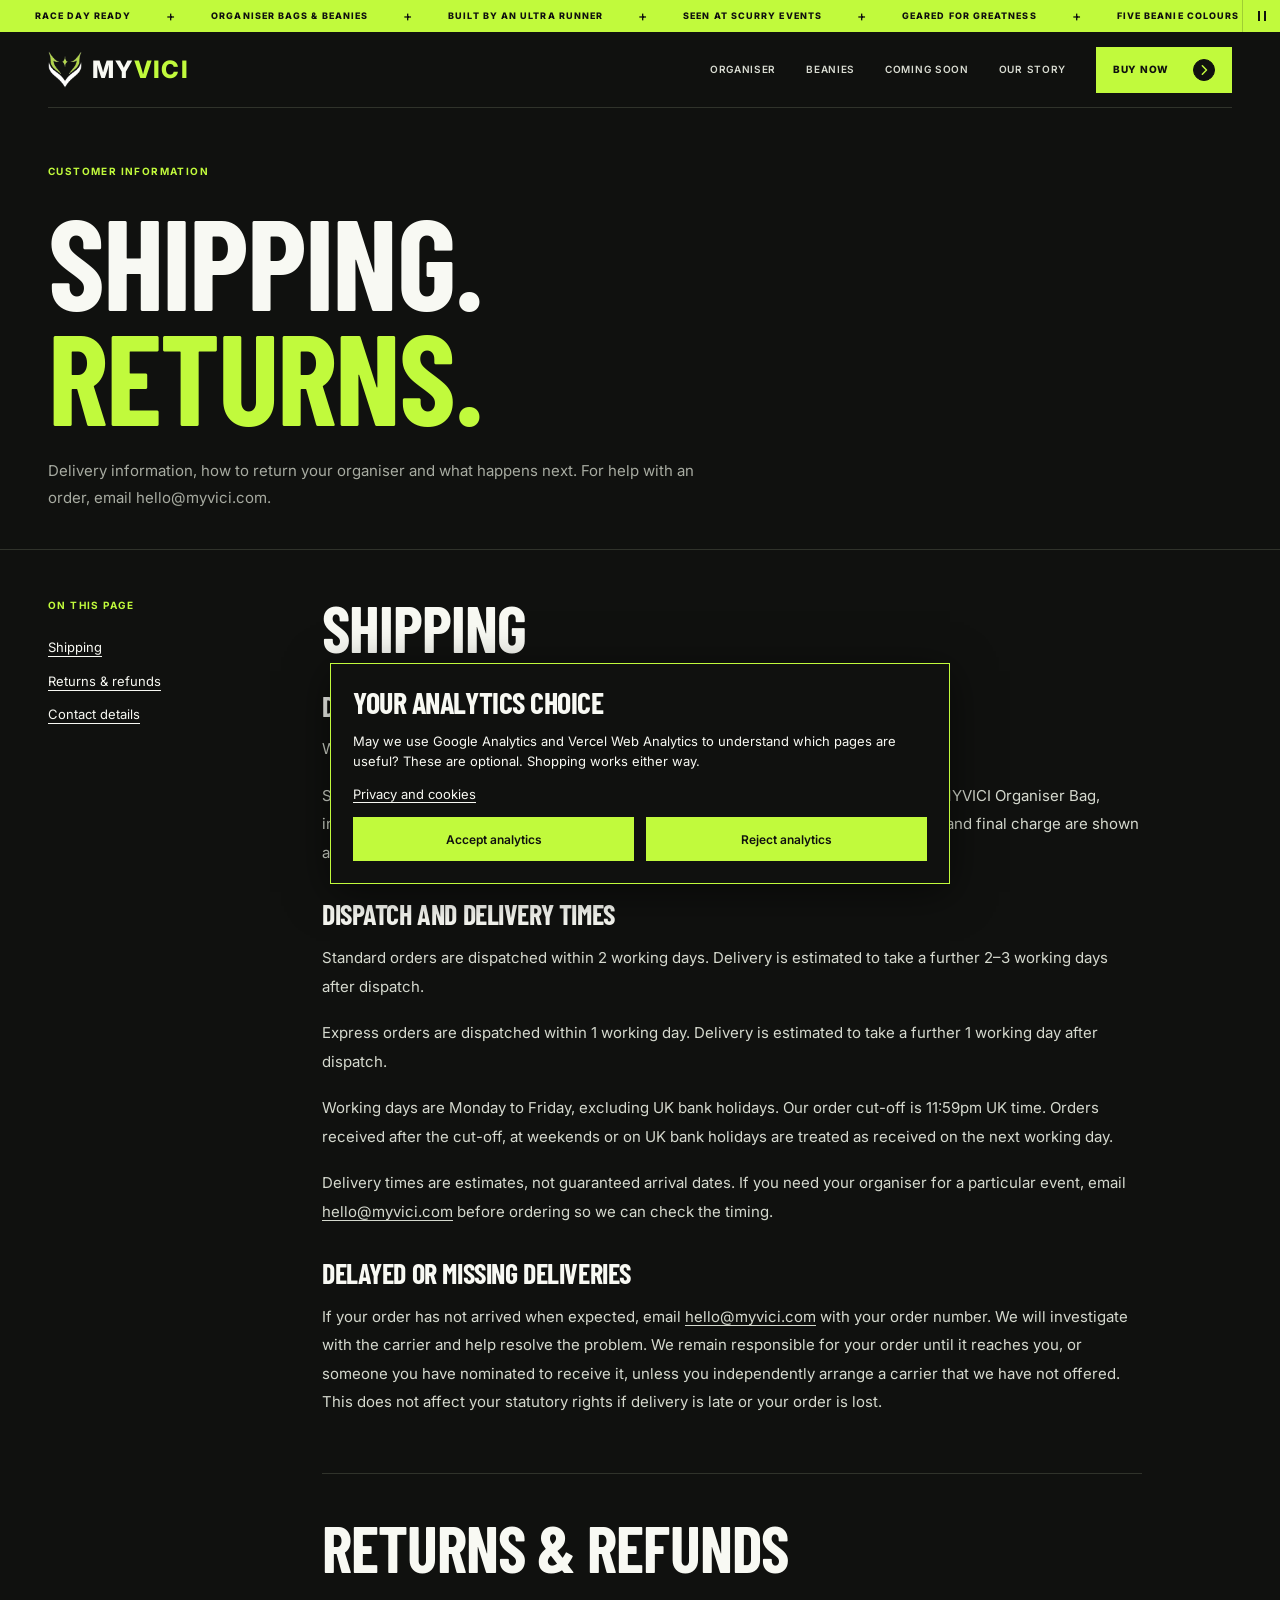
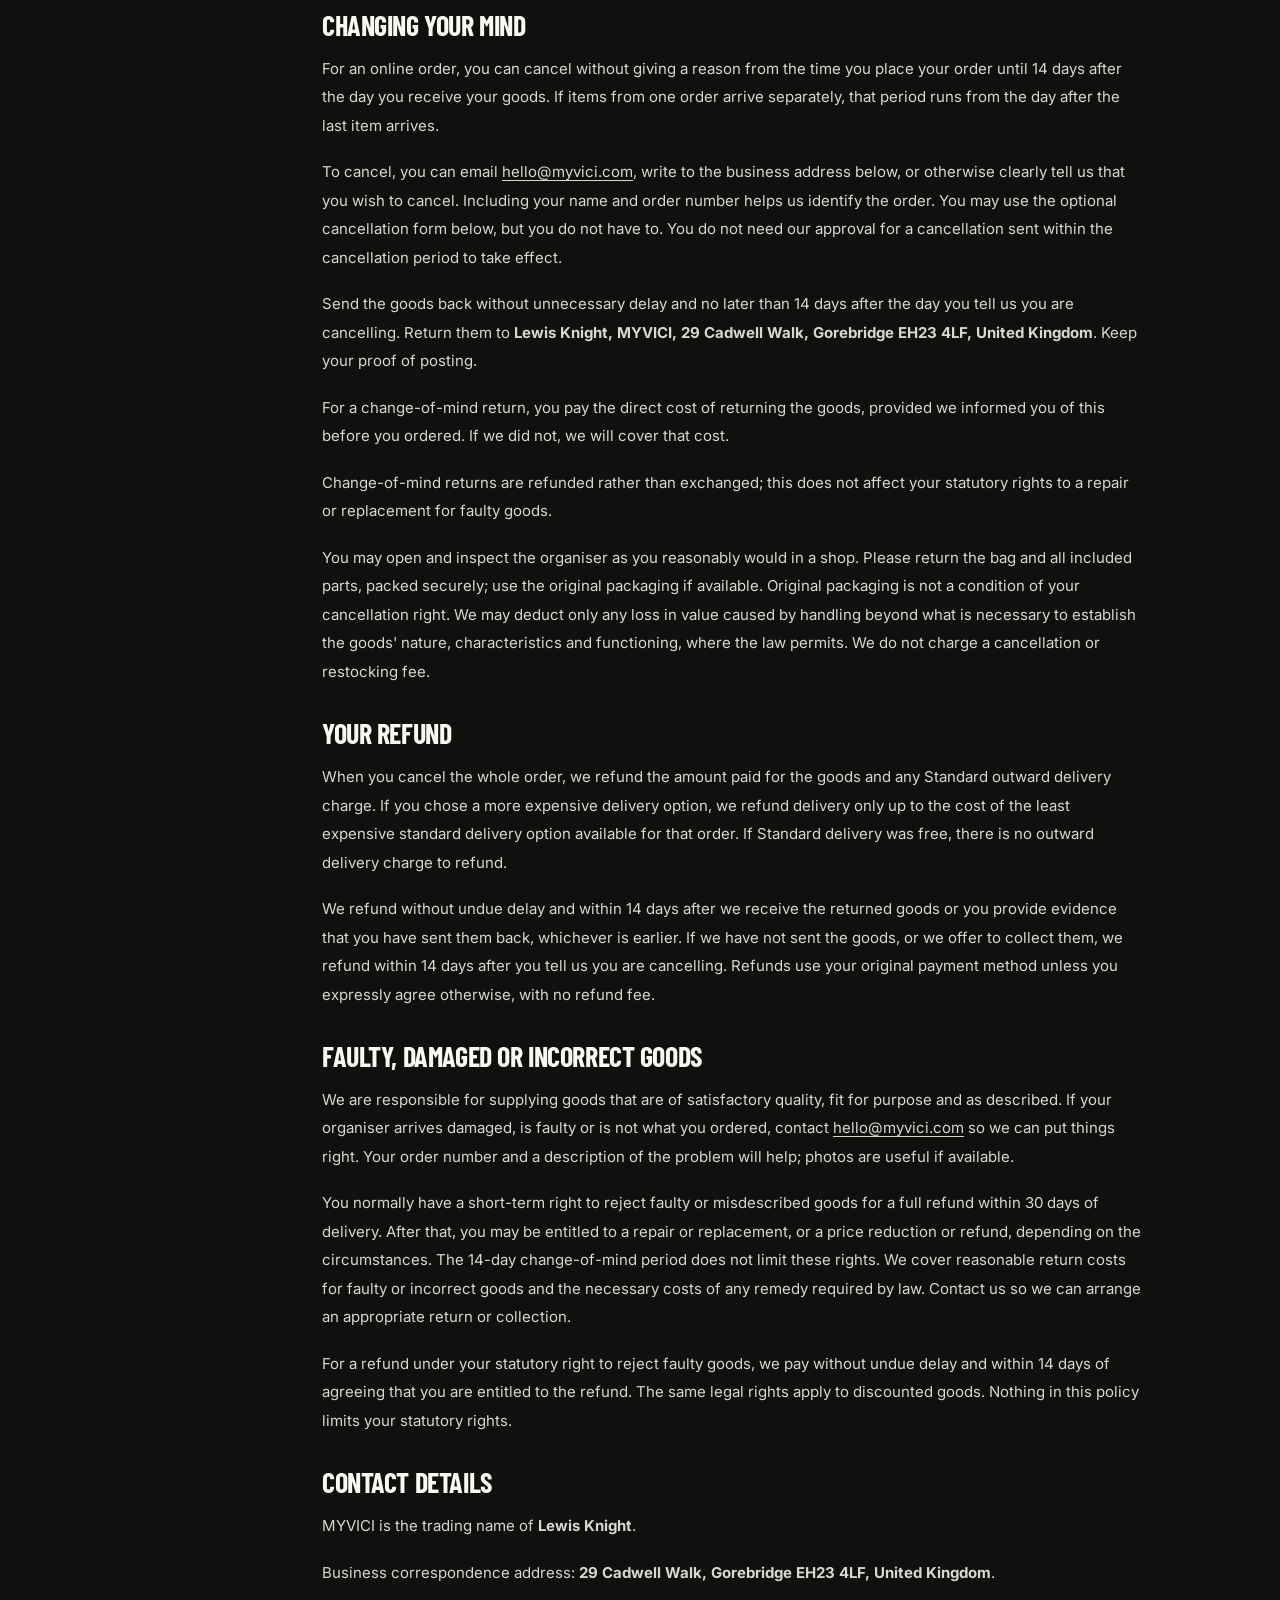
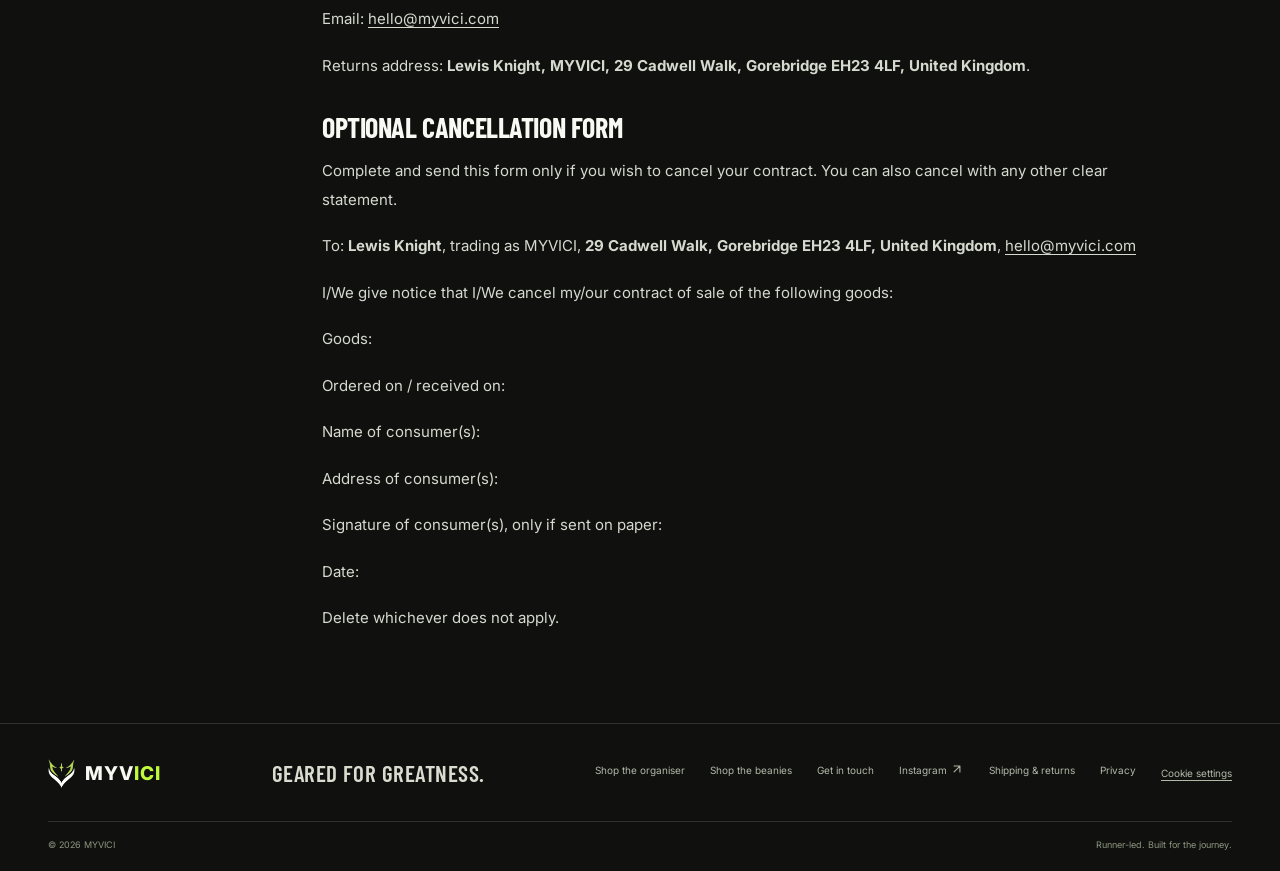
<file: delivery-returns.html>
<!doctype html>
<html lang="en-GB">
<head>
  <meta charset="utf-8">
  <meta name="viewport" content="width=device-width, initial-scale=1, viewport-fit=cover">
  <title>Shipping &amp; Returns | MYVICI</title>
  <meta name="description" content="MYVICI delivery information, returns and refund policy, and contact details.">
  <meta name="theme-color" content="#10110f">
  <meta name="robots" content="index,follow">
  <link rel="canonical" href="https://myvici.com/delivery-returns.html">
  <meta property="og:title" content="Shipping &amp; Returns | MYVICI">
  <meta property="og:description" content="Delivery, returns, refunds and customer support.">
  <meta property="og:type" content="website">
  <meta property="og:url" content="https://myvici.com/delivery-returns.html">
  <link rel="icon" href="assets/myvici-emblem-transparent.png" type="image/png">
  <link rel="preconnect" href="https://fonts.googleapis.com">
  <link rel="preconnect" href="https://fonts.gstatic.com" crossorigin>
  <link href="https://fonts.googleapis.com/css2?family=Barlow+Condensed:wght@600;700&family=Inter:wght@400;500;600;700;800&display=swap" rel="stylesheet">
  <link rel="stylesheet" href="assets/redesign/site.css?v=20261107-photos">
  <script src="assets/redesign/site.js" defer></script>
  <script src="assets/redesign/analytics.js?v=20261123-cleanup" defer></script>
  <style>
.policy-page .policy-hero{padding:56px 0 38px;border-bottom:1px solid var(--line)}
.policy-page .policy-hero h1{font-size:clamp(70px,10vw,132px);margin:18px 0 24px;line-height:.9}
.policy-page .policy-hero .intro{max-width:650px;font-size:15px;line-height:1.8}
.policy-review{margin-bottom:28px;padding:20px 24px;border:1px solid var(--lime);background:var(--panel)}
.policy-review strong{color:var(--lime)}
.policy-review p,.policy-review li{font-size:13px;color:var(--white)}
.policy-review ul{margin:12px 0 0;padding-left:20px}
.policy-layout{display:grid;grid-template-columns:210px minmax(0,1fr);gap:64px;padding-top:48px;padding-bottom:72px;align-items:start}
.policy-contents{position:sticky;top:calc(var(--header-height) + 24px)}
.policy-contents nav{display:grid;gap:12px}
.policy-contents a{font-size:13px;text-decoration:underline;text-underline-offset:4px}
.policy-contents a:hover{color:var(--lime)}
.policy-content{max-width:820px;min-width:0}
.policy-content section+section{margin-top:56px;padding-top:44px;border-top:1px solid var(--line)}
.policy-content h2{font-size:clamp(42px,5vw,66px);margin-bottom:30px}
.policy-content h3{font-size:28px;line-height:1.1;margin:32px 0 14px}
.policy-content p{font-size:15px;line-height:1.9;color:#d5d9ce;margin:0 0 18px;overflow-wrap:anywhere}
.policy-content a{text-decoration:underline;text-underline-offset:3px}
.policy-pending{background:var(--lime);color:var(--ink);padding:2px 4px;box-decoration-break:clone}
@media(max-width:760px){.policy-page .policy-hero{padding:30px 0}.policy-layout{grid-template-columns:1fr;gap:30px;padding-block:30px 48px}.policy-contents{position:static;padding-bottom:25px;border-bottom:1px solid var(--line)}.policy-contents nav{display:flex;flex-wrap:wrap;gap:14px 22px}.policy-review{padding:18px}.policy-content p{font-size:14px}.policy-content h3{font-size:26px}}
@media print{.policy-contents{display:none}.policy-layout{display:block;padding:20px 0}.policy-content{max-width:none}.policy-content p,.policy-content h2,.policy-content h3{color:#111}.policy-page .policy-hero{padding:0 0 20px}.policy-review{border:1px solid #111}.policy-review strong,.policy-review p,.policy-review li{color:#111}.policy-page .policy-hero h1{font-size:44px}.policy-content h2{font-size:28px}.policy-content h3{font-size:20px}.policy-content section{break-inside:auto}.policy-pending{background:#eee;color:#111}}
</style>
</head>
<body class="policy-page">
  <a class="skip-link" href="#main">Skip to content</a>
  <header class="site-header">
    <div class="ticker"><span class="sr-only">Explore the MYVICI Organiser Bag and beanies.</span><div class="ticker-window" aria-hidden="true"><div class="ticker-track"><div class="ticker-group"><span>Race day ready</span><span>Organiser bags &amp; beanies</span><span>Built by an ultra runner</span><span>Seen at Scurry Events</span><span>Geared for greatness</span><span>Five beanie colours</span></div><div class="ticker-group"><span>Race day ready</span><span>Organiser bags &amp; beanies</span><span>Built by an ultra runner</span><span>Seen at Scurry Events</span><span>Geared for greatness</span><span>Five beanie colours</span></div></div></div><button class="ticker-control" type="button" aria-label="Pause announcements"><span class="pause-icon" aria-hidden="true"></span></button></div>
    <div class="nav-wrap wrap"><a class="brand" href="/" aria-label="MYVICI home"><img src="assets/myvici-emblem-transparent.png" alt="" width="40" height="43"><span>MYV<span>ICI</span></span></a><nav class="desktop-nav" aria-label="Main navigation"><a href="/products/myvici-performance-bag/">Organiser</a><a href="/products/myvici-beanie/">Beanies</a><a href="/#coming">Coming soon</a><a href="our-story.html">Our story</a><a class="nav-buy" href="/products/myvici-performance-bag/">Buy now <svg class="link-icon" width="24" height="24" viewBox="0 0 24 24" fill="none" stroke="currentColor" stroke-width="1.8" stroke-linecap="round" stroke-linejoin="round" aria-hidden="true" focusable="false"><path d="m10 7 5 5-5 5"/></svg></a></nav><button class="menu-toggle" type="button" aria-expanded="false" aria-controls="mobile-menu"><span>Menu</span><span class="menu-icon" aria-hidden="true"></span></button></div>
  </header>
  <dialog class="mobile-menu" id="mobile-menu" aria-label="MYVICI navigation"><div class="mobile-menu-heading"><span>Explore MYVICI</span><button class="menu-close" type="button" aria-label="Close menu">Close <span aria-hidden="true">×</span></button></div><nav aria-label="Mobile navigation"><a href="/products/myvici-performance-bag/"><span>Organiser</span><span aria-hidden="true">01</span></a><a href="/products/myvici-beanie/"><span>Beanies</span><span aria-hidden="true">02</span></a><a href="/#coming"><span>Coming soon</span><span aria-hidden="true">03</span></a><a href="our-story.html"><span>Our story</span><span aria-hidden="true">04</span></a><a class="mobile-menu-buy" href="/products/myvici-performance-bag/"><span>Explore the organiser</span><svg class="link-icon" width="24" height="24" viewBox="0 0 24 24" fill="none" stroke="currentColor" stroke-width="1.8" stroke-linecap="round" stroke-linejoin="round" aria-hidden="true" focusable="false"><path d="m10 7 5 5-5 5"/></svg></a></nav><p>GEARED FOR GREATNESS.</p></dialog>
  <main id="main"><section class="policy-hero"><div class="wrap"><p class="eyebrow">Customer information</p><h1>Shipping.<br><span class="lime">Returns.</span></h1><p class="intro">Delivery information, how to return your organiser and what happens next. For help with an order, email <a href="mailto:hello@myvici.com">hello@myvici.com</a>.</p></div></section><div class="wrap policy-layout"><aside class="policy-contents"><p class="eyebrow">On this page</p><nav aria-label="Policy contents"><a href="#shipping">Shipping</a><a href="#returns">Returns &amp; refunds</a><a href="#contact">Contact details</a></nav></aside><article class="policy-content"><section id="shipping" aria-labelledby="shipping-heading"><h2 id="shipping-heading">Shipping</h2><h3>Delivery within the UK</h3>
<p>We currently deliver within the United Kingdom only.</p>
<p>Standard delivery costs £4 for beanie-only orders and £6.99 for orders containing the MYVICI Organiser Bag, including a bag-and-beanie bundle. Express delivery costs £6.99. The delivery choices and final charge are shown at checkout before you pay.</p>
<h3>Dispatch and delivery times</h3>
<p>Standard orders are dispatched within 2 working days. Delivery is estimated to take a further 2–3 working days after dispatch.</p>
<p>Express orders are dispatched within 1 working day. Delivery is estimated to take a further 1 working day after dispatch.</p>
<p>Working days are Monday to Friday, excluding UK bank holidays. Our order cut-off is 11:59pm UK time. Orders received after the cut-off, at weekends or on UK bank holidays are treated as received on the next working day.</p>
<p>Delivery times are estimates, not guaranteed arrival dates. If you need your organiser for a particular event, email <a href="mailto:hello@myvici.com">hello@myvici.com</a> before ordering so we can check the timing.</p>
<h3>Delayed or missing deliveries</h3>
<p>If your order has not arrived when expected, email <a href="mailto:hello@myvici.com">hello@myvici.com</a> with your order number. We will investigate with the carrier and help resolve the problem. We remain responsible for your order until it reaches you, or someone you have nominated to receive it, unless you independently arrange a carrier that we have not offered. This does not affect your statutory rights if delivery is late or your order is lost.</p></section><section id="returns" aria-labelledby="returns-heading"><h2 id="returns-heading">Returns &amp; refunds</h2><h3>Changing your mind</h3>
<p>For an online order, you can cancel without giving a reason from the time you place your order until 14 days after the day you receive your goods. If items from one order arrive separately, that period runs from the day after the last item arrives.</p>
<p>To cancel, you can email <a href="mailto:hello@myvici.com">hello@myvici.com</a>, write to the business address below, or otherwise clearly tell us that you wish to cancel. Including your name and order number helps us identify the order. You may use the optional cancellation form below, but you do not have to. You do not need our approval for a cancellation sent within the cancellation period to take effect.</p>
<p>Send the goods back without unnecessary delay and no later than 14 days after the day you tell us you are cancelling. Return them to <strong>Lewis Knight, MYVICI, 29 Cadwell Walk, Gorebridge EH23 4LF, United Kingdom</strong>. Keep your proof of posting.</p>
<p>For a change-of-mind return, you pay the direct cost of returning the goods, provided we informed you of this before you ordered. If we did not, we will cover that cost.</p>
<p>Change-of-mind returns are refunded rather than exchanged; this does not affect your statutory rights to a repair or replacement for faulty goods.</p>
<p>You may open and inspect the organiser as you reasonably would in a shop. Please return the bag and all included parts, packed securely; use the original packaging if available. Original packaging is not a condition of your cancellation right. We may deduct only any loss in value caused by handling beyond what is necessary to establish the goods&#x27; nature, characteristics and functioning, where the law permits. We do not charge a cancellation or restocking fee.</p>
<h3>Your refund</h3>
<p>When you cancel the whole order, we refund the amount paid for the goods and any Standard outward delivery charge. If you chose a more expensive delivery option, we refund delivery only up to the cost of the least expensive standard delivery option available for that order. If Standard delivery was free, there is no outward delivery charge to refund.</p>
<p>We refund without undue delay and within 14 days after we receive the returned goods or you provide evidence that you have sent them back, whichever is earlier. If we have not sent the goods, or we offer to collect them, we refund within 14 days after you tell us you are cancelling. Refunds use your original payment method unless you expressly agree otherwise, with no refund fee.</p>
<h3>Faulty, damaged or incorrect goods</h3>
<p>We are responsible for supplying goods that are of satisfactory quality, fit for purpose and as described. If your organiser arrives damaged, is faulty or is not what you ordered, contact <a href="mailto:hello@myvici.com">hello@myvici.com</a> so we can put things right. Your order number and a description of the problem will help; photos are useful if available.</p>
<p>You normally have a short-term right to reject faulty or misdescribed goods for a full refund within 30 days of delivery. After that, you may be entitled to a repair or replacement, or a price reduction or refund, depending on the circumstances. The 14-day change-of-mind period does not limit these rights. We cover reasonable return costs for faulty or incorrect goods and the necessary costs of any remedy required by law. Contact us so we can arrange an appropriate return or collection.</p>
<p>For a refund under your statutory right to reject faulty goods, we pay without undue delay and within 14 days of agreeing that you are entitled to the refund. The same legal rights apply to discounted goods. Nothing in this policy limits your statutory rights.</p>
<h3 id="contact">Contact details</h3>
<p>MYVICI is the trading name of <strong>Lewis Knight</strong>.</p>
<p>Business correspondence address: <strong>29 Cadwell Walk, Gorebridge EH23 4LF, United Kingdom</strong>.</p>
<p>Email: <a href="mailto:hello@myvici.com">hello@myvici.com</a></p>
<p>Returns address: <strong>Lewis Knight, MYVICI, 29 Cadwell Walk, Gorebridge EH23 4LF, United Kingdom</strong>.</p>
<h3>Optional cancellation form</h3>
<p>Complete and send this form only if you wish to cancel your contract. You can also cancel with any other clear statement.</p>
<p>To: <strong>Lewis Knight</strong>, trading as MYVICI, <strong>29 Cadwell Walk, Gorebridge EH23 4LF, United Kingdom</strong>, <a href="mailto:hello@myvici.com">hello@myvici.com</a></p>
<p>I/We give notice that I/We cancel my/our contract of sale of the following goods:</p>
<p>Goods:</p>
<p>Ordered on / received on:</p>
<p>Name of consumer(s):</p>
<p>Address of consumer(s):</p>
<p>Signature of consumer(s), only if sent on paper:</p>
<p>Date:</p>
<p>Delete whichever does not apply.</p></section></article></div></main>
  <footer class="site-footer"><div class="wrap"><div class="footer-top"><a class="brand" href="/" aria-label="MYVICI home"><img src="assets/myvici-emblem-transparent.png" alt="" width="40" height="43"><span>MYV<span>ICI</span></span></a><p>Geared for greatness.</p><nav aria-label="Footer navigation"><a href="/products/myvici-performance-bag/">Shop the organiser</a><a href="/products/myvici-beanie/">Shop the beanies</a><a href="mailto:hello@myvici.com">Get in touch</a><a href="https://www.instagram.com/myvici_/" target="_blank" rel="noopener noreferrer">Instagram <svg class="link-icon link-icon-external" width="14" height="14" viewBox="0 0 24 24" fill="none" stroke="currentColor" stroke-width="1.8" stroke-linecap="round" stroke-linejoin="round" aria-hidden="true" focusable="false"><path d="M7 17 17 7M7 7h10v10"/></svg></a><a href="delivery-returns.html">Shipping &amp; returns</a><a href="privacy.html">Privacy</a><button class="analytics-settings" data-analytics-settings type="button" hidden>Cookie settings</button></nav></div><div class="footer-bottom"><span>© 2026 MYVICI</span><span>Runner-led. Built for the journey.</span></div></div></footer>
  <aside class="sticky-buy" aria-label="Quick purchase"><div><strong>MYVICI Organiser</strong><span>Race-day organisation</span></div><a class="button button-lime" href="/products/myvici-performance-bag/">Shop organiser <svg class="link-icon" width="24" height="24" viewBox="0 0 24 24" fill="none" stroke="currentColor" stroke-width="1.8" stroke-linecap="round" stroke-linejoin="round" aria-hidden="true" focusable="false"><path d="m10 7 5 5-5 5"/></svg></a></aside>
  <noscript><style>.ticker-control{display:none}.ticker-track{animation:none}</style></noscript>
</body>
</html>
</file>
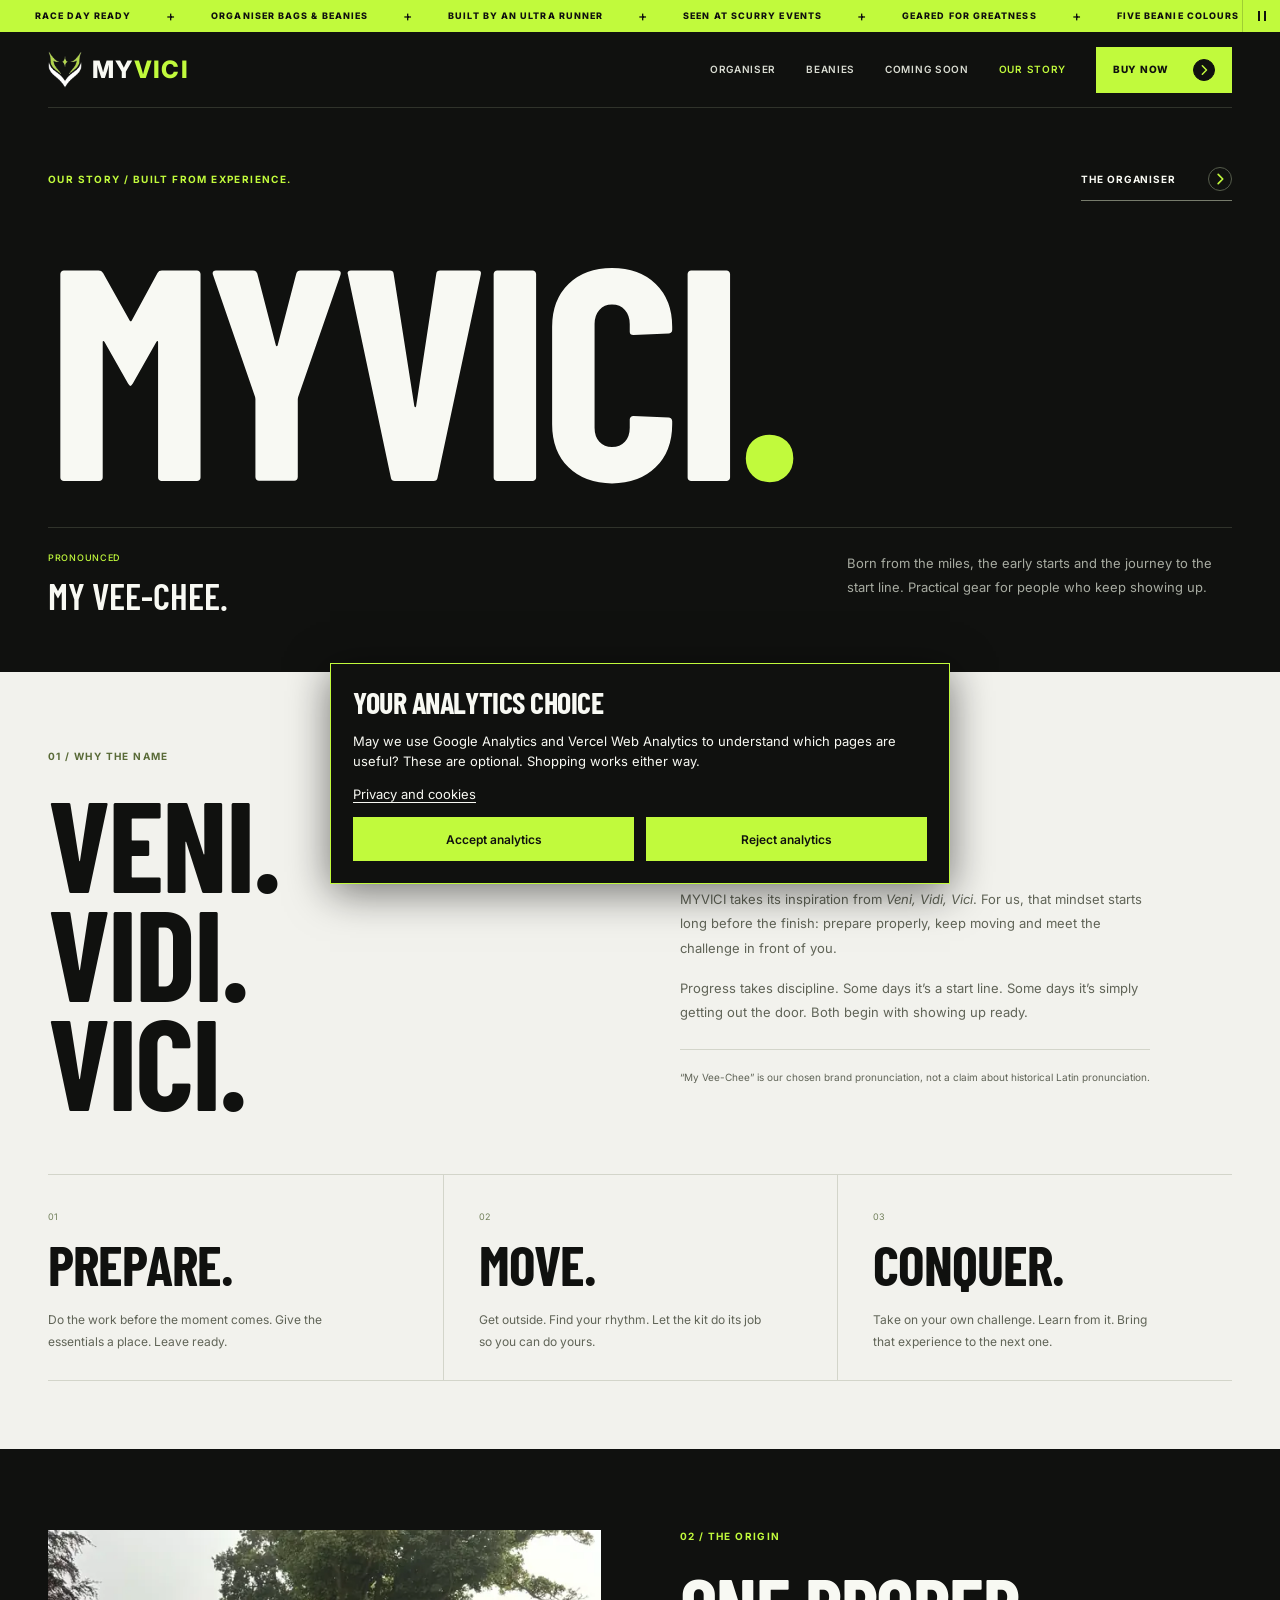
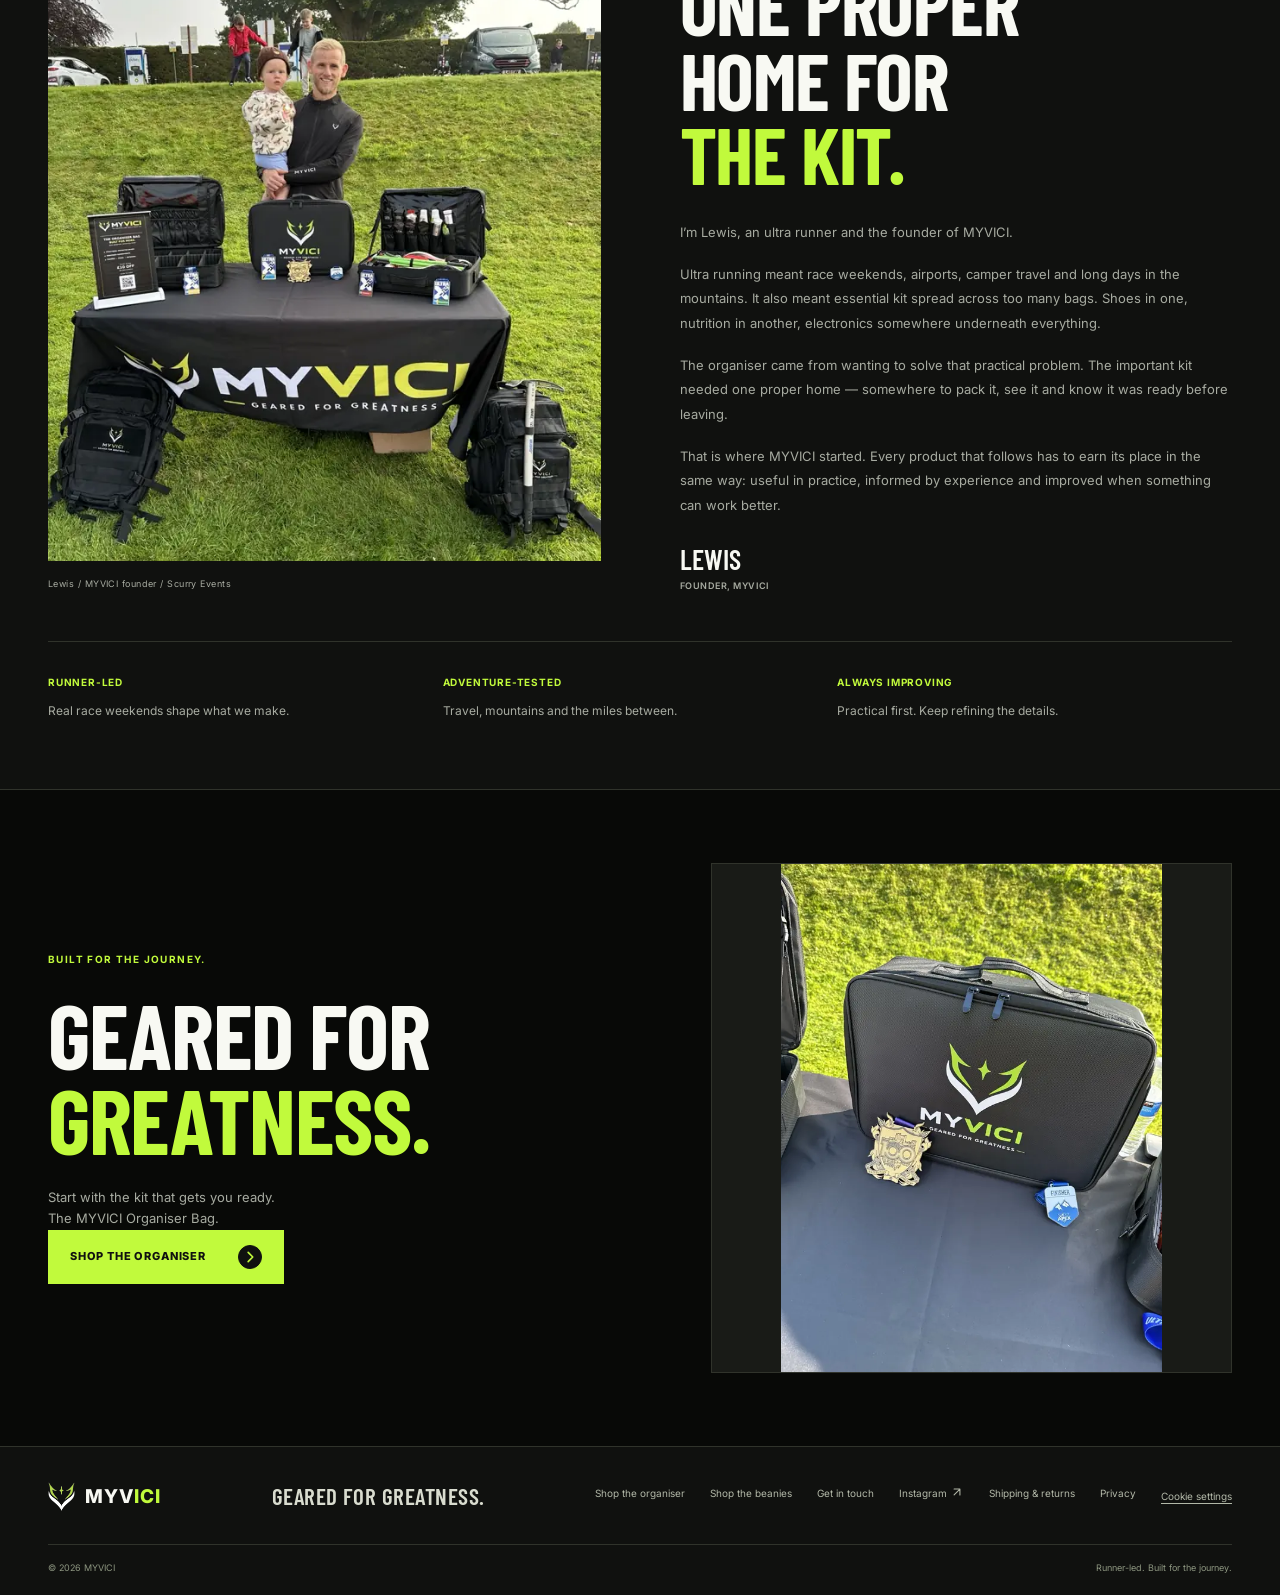
<file: our-story.html>
<!doctype html>
<html lang="en-GB">
<head>
  <meta charset="utf-8">
  <meta name="viewport" content="width=device-width, initial-scale=1, viewport-fit=cover">
  <title>Our Story | MYVICI — Geared for Greatness</title>
  <meta name="description" content="MYVICI, pronounced My Vee-Chee. A runner-led brand born from ultra running, race travel and a simple idea: important kit needs one proper home.">
  <meta name="theme-color" content="#10110f">
  <meta name="robots" content="index,follow">
  <link rel="canonical" href="https://myvici.com/our-story.html">
  <meta property="og:title" content="Our Story | MYVICI — Geared for Greatness">
  <meta property="og:description" content="MYVICI, pronounced My Vee-Chee. The runner-led story behind the name, the organiser and Geared for Greatness.">
  <meta property="og:type" content="website">
  <meta property="og:url" content="https://myvici.com/our-story.html">
  <meta property="og:image" content="https://myvici.com/assets/redesign/scurry-founder.webp">
  <link rel="icon" href="assets/myvici-emblem-transparent.png" type="image/png">
  <link rel="preconnect" href="https://fonts.googleapis.com">
  <link rel="preconnect" href="https://fonts.gstatic.com" crossorigin>
  <link href="https://fonts.googleapis.com/css2?family=Barlow+Condensed:wght@600;700&family=Inter:wght@400;500;600;700;800&display=swap" rel="stylesheet">
  <link rel="stylesheet" href="assets/redesign/site.css?v=20261107-photos">
  <script src="assets/redesign/site.js" defer></script>
  <script src="assets/redesign/analytics.js?v=20261123-cleanup" defer></script>
</head>
<body class="story-page">
  <a class="skip-link" href="#main">Skip to content</a>
  <header class="site-header">
    <div class="ticker"><span class="sr-only">Explore the MYVICI Organiser Bag and beanies.</span><div class="ticker-window" aria-hidden="true"><div class="ticker-track"><div class="ticker-group"><span>Race day ready</span><span>Organiser bags &amp; beanies</span><span>Built by an ultra runner</span><span>Seen at Scurry Events</span><span>Geared for greatness</span><span>Five beanie colours</span></div><div class="ticker-group"><span>Race day ready</span><span>Organiser bags &amp; beanies</span><span>Built by an ultra runner</span><span>Seen at Scurry Events</span><span>Geared for greatness</span><span>Five beanie colours</span></div></div></div><button class="ticker-control" type="button" aria-label="Pause announcements"><span class="pause-icon" aria-hidden="true"></span></button></div>
    <div class="nav-wrap wrap"><a class="brand" href="/" aria-label="MYVICI home"><img src="assets/myvici-emblem-transparent.png" alt="" width="40" height="43"><span>MYV<span>ICI</span></span></a><nav class="desktop-nav" aria-label="Main navigation"><a href="/products/myvici-performance-bag/">Organiser</a><a href="/products/myvici-beanie/">Beanies</a><a href="/#coming">Coming soon</a><a href="our-story.html" aria-current="page">Our story</a><a class="nav-buy" href="/products/myvici-performance-bag/">Buy now <svg class="link-icon" width="24" height="24" viewBox="0 0 24 24" fill="none" stroke="currentColor" stroke-width="1.8" stroke-linecap="round" stroke-linejoin="round" aria-hidden="true" focusable="false"><path d="m10 7 5 5-5 5"/></svg></a></nav><button class="menu-toggle" type="button" aria-expanded="false" aria-controls="mobile-menu"><span>Menu</span><span class="menu-icon" aria-hidden="true"></span></button></div>
  </header>
  <dialog class="mobile-menu" id="mobile-menu" aria-label="MYVICI navigation"><div class="mobile-menu-heading"><span>Explore MYVICI</span><button class="menu-close" type="button" aria-label="Close menu">Close <span aria-hidden="true">×</span></button></div><nav aria-label="Mobile navigation"><a href="/products/myvici-performance-bag/"><span>Organiser</span><span aria-hidden="true">01</span></a><a href="/products/myvici-beanie/"><span>Beanies</span><span aria-hidden="true">02</span></a><a href="/#coming"><span>Coming soon</span><span aria-hidden="true">03</span></a><a href="our-story.html" aria-current="page"><span>Our story</span><span aria-hidden="true">04</span></a><a class="mobile-menu-buy" href="/products/myvici-performance-bag/"><span>Explore the organiser</span><svg class="link-icon" width="24" height="24" viewBox="0 0 24 24" fill="none" stroke="currentColor" stroke-width="1.8" stroke-linecap="round" stroke-linejoin="round" aria-hidden="true" focusable="false"><path d="m10 7 5 5-5 5"/></svg></a></nav><p>GEARED FOR GREATNESS.</p></dialog>
  <main id="main">
    <section class="story-hero" aria-labelledby="story-heading"><div class="wrap"><div class="story-hero-top"><p class="eyebrow">Our story / Built from experience.</p><a class="text-link" href="/products/myvici-performance-bag/">The organiser <svg class="link-icon" width="24" height="24" viewBox="0 0 24 24" fill="none" stroke="currentColor" stroke-width="1.8" stroke-linecap="round" stroke-linejoin="round" aria-hidden="true" focusable="false"><path d="m10 7 5 5-5 5"/></svg></a></div><h1 id="story-heading">MYVICI<span class="lime">.</span></h1><div class="story-hero-bottom"><div><span class="pronunciation-label">Pronounced</span><p class="story-pronunciation">My Vee-Chee.</p></div><p>Born from the miles, the early starts and the journey to the start line. Practical gear for people who keep showing up.</p></div></div></section>
    <section class="name-section light-section" id="meaning" aria-labelledby="name-heading"><div class="wrap"><div class="name-grid reveal"><div><p class="eyebrow">01 / Why the name</p><h2 id="name-heading">Veni.<br>Vidi.<br>Vici.</h2></div><div class="name-copy"><p class="translation">“I came, I saw,<br>I conquered.”</p><p>MYVICI takes its inspiration from <em>Veni, Vidi, Vici</em>. For us, that mindset starts long before the finish: prepare properly, keep moving and meet the challenge in front of you.</p><p>Progress takes discipline. Some days it’s a start line. Some days it’s simply getting out the door. Both begin with showing up ready.</p><p class="pronunciation-note">“My Vee-Chee” is our chosen brand pronunciation, not a claim about historical Latin pronunciation.</p></div></div><div class="philosophy reveal"><article><span>01</span><h3>Prepare.</h3><p>Do the work before the moment comes. Give the essentials a place. Leave ready.</p></article><article><span>02</span><h3>Move.</h3><p>Get outside. Find your rhythm. Let the kit do its job so you can do yours.</p></article><article><span>03</span><h3>Conquer.</h3><p>Take on your own challenge. Learn from it. Bring that experience to the next one.</p></article></div></div></section>
    <section class="origin" aria-labelledby="origin-heading"><div class="wrap"><div class="origin-grid"><figure class="origin-photo reveal"><img src="assets/redesign/scurry-founder.webp" alt="Lewis, MYVICI founder, behind the branded organiser display at Scurry Events" width="1152" height="1536" loading="lazy" decoding="async"><figcaption>Lewis / MYVICI founder / Scurry Events</figcaption></figure><div class="origin-copy reveal"><p class="eyebrow">02 / The origin</p><h2 id="origin-heading">One proper<br>home for<br><span class="lime">the kit.</span></h2><p>I’m Lewis, an ultra runner and the founder of MYVICI.</p><p>Ultra running meant race weekends, airports, camper travel and long days in the mountains. It also meant essential kit spread across too many bags. Shoes in one, nutrition in another, electronics somewhere underneath everything.</p><p>The organiser came from wanting to solve that practical problem. The important kit needed one proper home — somewhere to pack it, see it and know it was ready before leaving.</p><p>That is where MYVICI started. Every product that follows has to earn its place in the same way: useful in practice, informed by experience and improved when something can work better.</p><span class="founder-signoff">Lewis <small>Founder, MYVICI</small></span></div></div><div class="brand-standards reveal"><div><span>Runner-led</span><p>Real race weekends shape what we make.</p></div><div><span>Adventure-tested</span><p>Travel, mountains and the miles between.</p></div><div><span>Always improving</span><p>Practical first. Keep refining the details.</p></div></div></div></section>
    <section class="story-finale" aria-labelledby="story-finale-heading"><div class="wrap story-finale-grid"><div class="reveal"><p class="eyebrow">Built for the journey.</p><h2 id="story-finale-heading">Geared for<br><span class="lime">greatness.</span></h2><p>Start with the kit that gets you ready.<br>The MYVICI Organiser Bag.</p><a class="button button-lime" href="/products/myvici-performance-bag/">Shop the organiser <svg class="link-icon" width="24" height="24" viewBox="0 0 24 24" fill="none" stroke="currentColor" stroke-width="1.8" stroke-linecap="round" stroke-linejoin="round" aria-hidden="true" focusable="false"><path d="m10 7 5 5-5 5"/></svg></a></div><figure class="story-product reveal"><img src="assets/redesign/scurry-bag-closed.webp" alt="Current MYVICI Organiser Bag with white and lime branding at Scurry Events" width="1152" height="1536" loading="lazy" decoding="async"></figure></div></section>
  </main>
  <footer class="site-footer"><div class="wrap"><div class="footer-top"><a class="brand" href="/" aria-label="MYVICI home"><img src="assets/myvici-emblem-transparent.png" alt="" width="40" height="43"><span>MYV<span>ICI</span></span></a><p>Geared for greatness.</p><nav aria-label="Footer navigation"><a href="/products/myvici-performance-bag/">Shop the organiser</a><a href="/products/myvici-beanie/">Shop the beanies</a><a href="mailto:hello@myvici.com">Get in touch</a><a href="https://www.instagram.com/myvici_/" target="_blank" rel="noopener noreferrer">Instagram <svg class="link-icon link-icon-external" width="14" height="14" viewBox="0 0 24 24" fill="none" stroke="currentColor" stroke-width="1.8" stroke-linecap="round" stroke-linejoin="round" aria-hidden="true" focusable="false"><path d="M7 17 17 7M7 7h10v10"/></svg></a><a href="delivery-returns.html">Shipping &amp; returns</a><a href="privacy.html">Privacy</a><button class="analytics-settings" data-analytics-settings type="button" hidden>Cookie settings</button></nav></div><div class="footer-bottom"><span>© 2026 MYVICI</span><span>Runner-led. Built for the journey.</span></div></div></footer>
  <aside class="sticky-buy" aria-label="Quick purchase"><div><strong>MYVICI Organiser</strong><span>Race-day organisation</span></div><a class="button button-lime" href="/products/myvici-performance-bag/">Shop organiser <svg class="link-icon" width="24" height="24" viewBox="0 0 24 24" fill="none" stroke="currentColor" stroke-width="1.8" stroke-linecap="round" stroke-linejoin="round" aria-hidden="true" focusable="false"><path d="m10 7 5 5-5 5"/></svg></a></aside>
  <noscript><style>.ticker-control{display:none}.ticker-track{animation:none}</style></noscript>
</body>
</html>
</file>
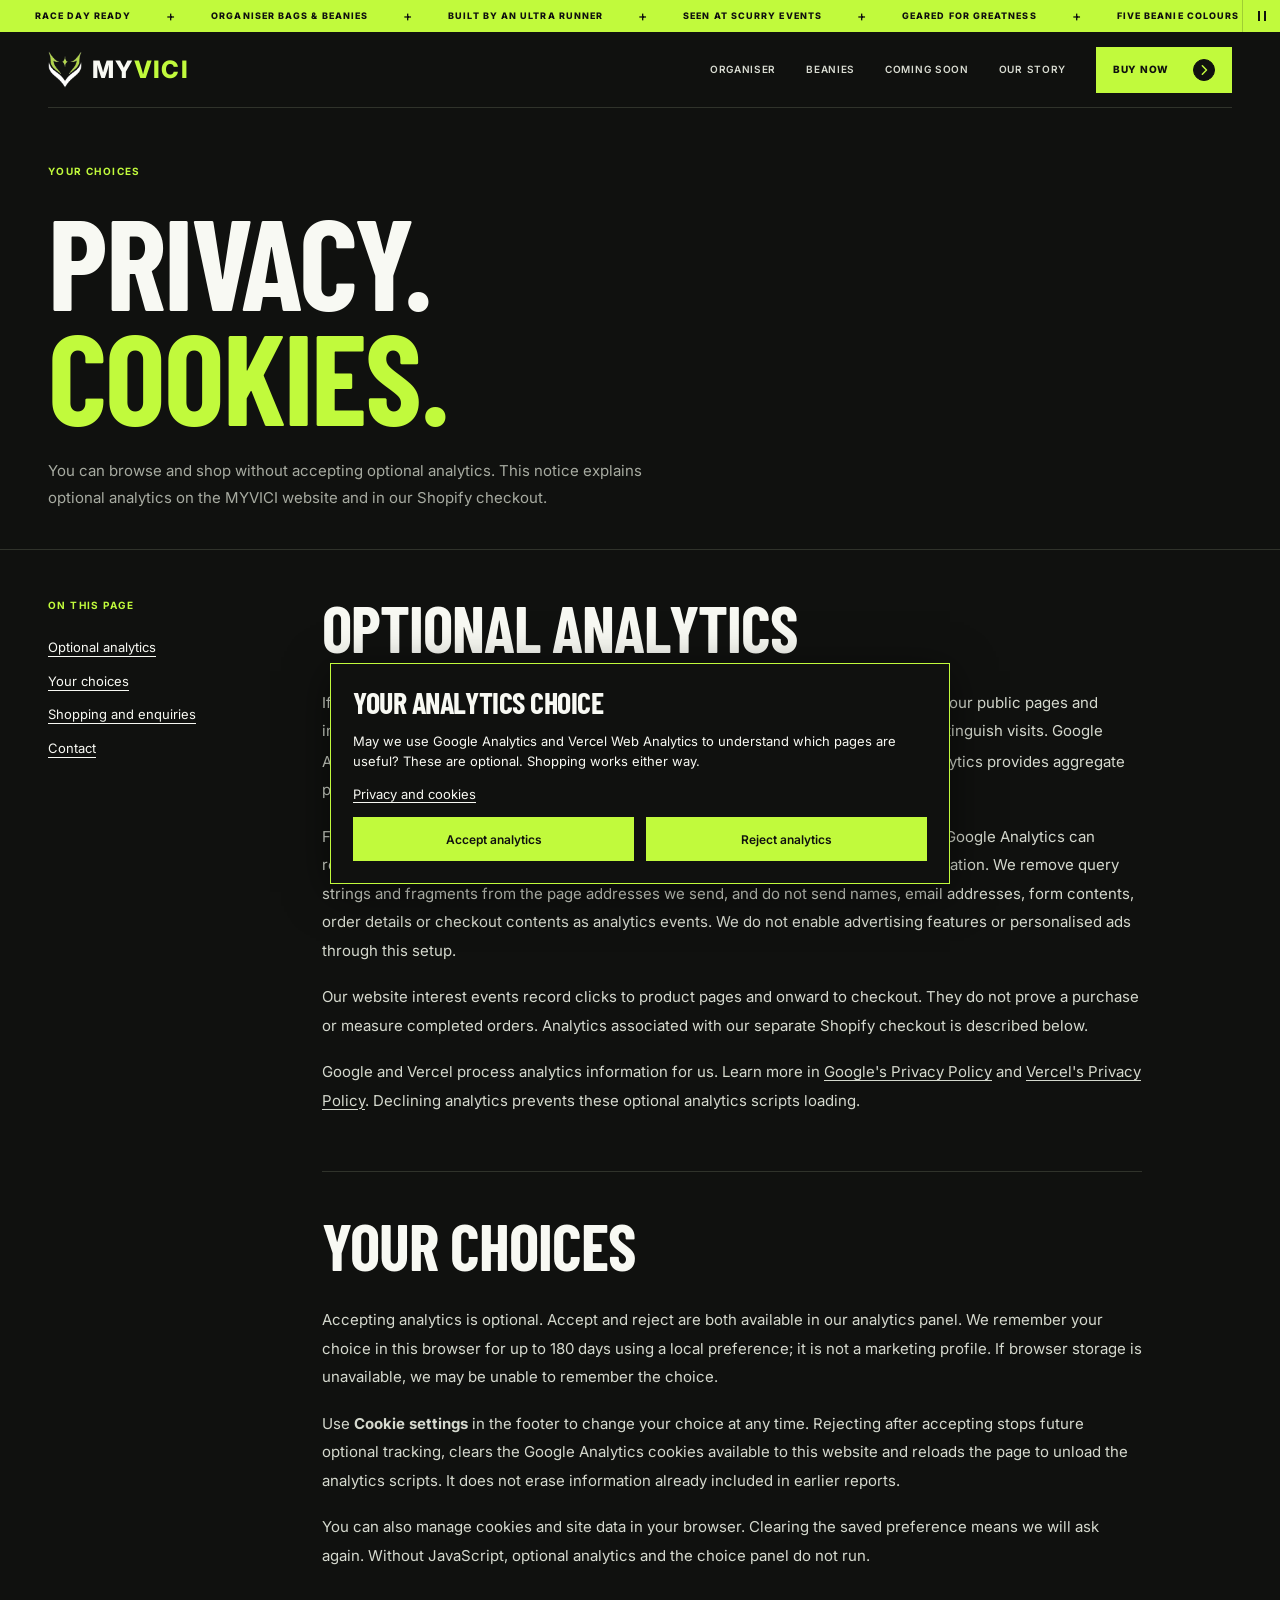
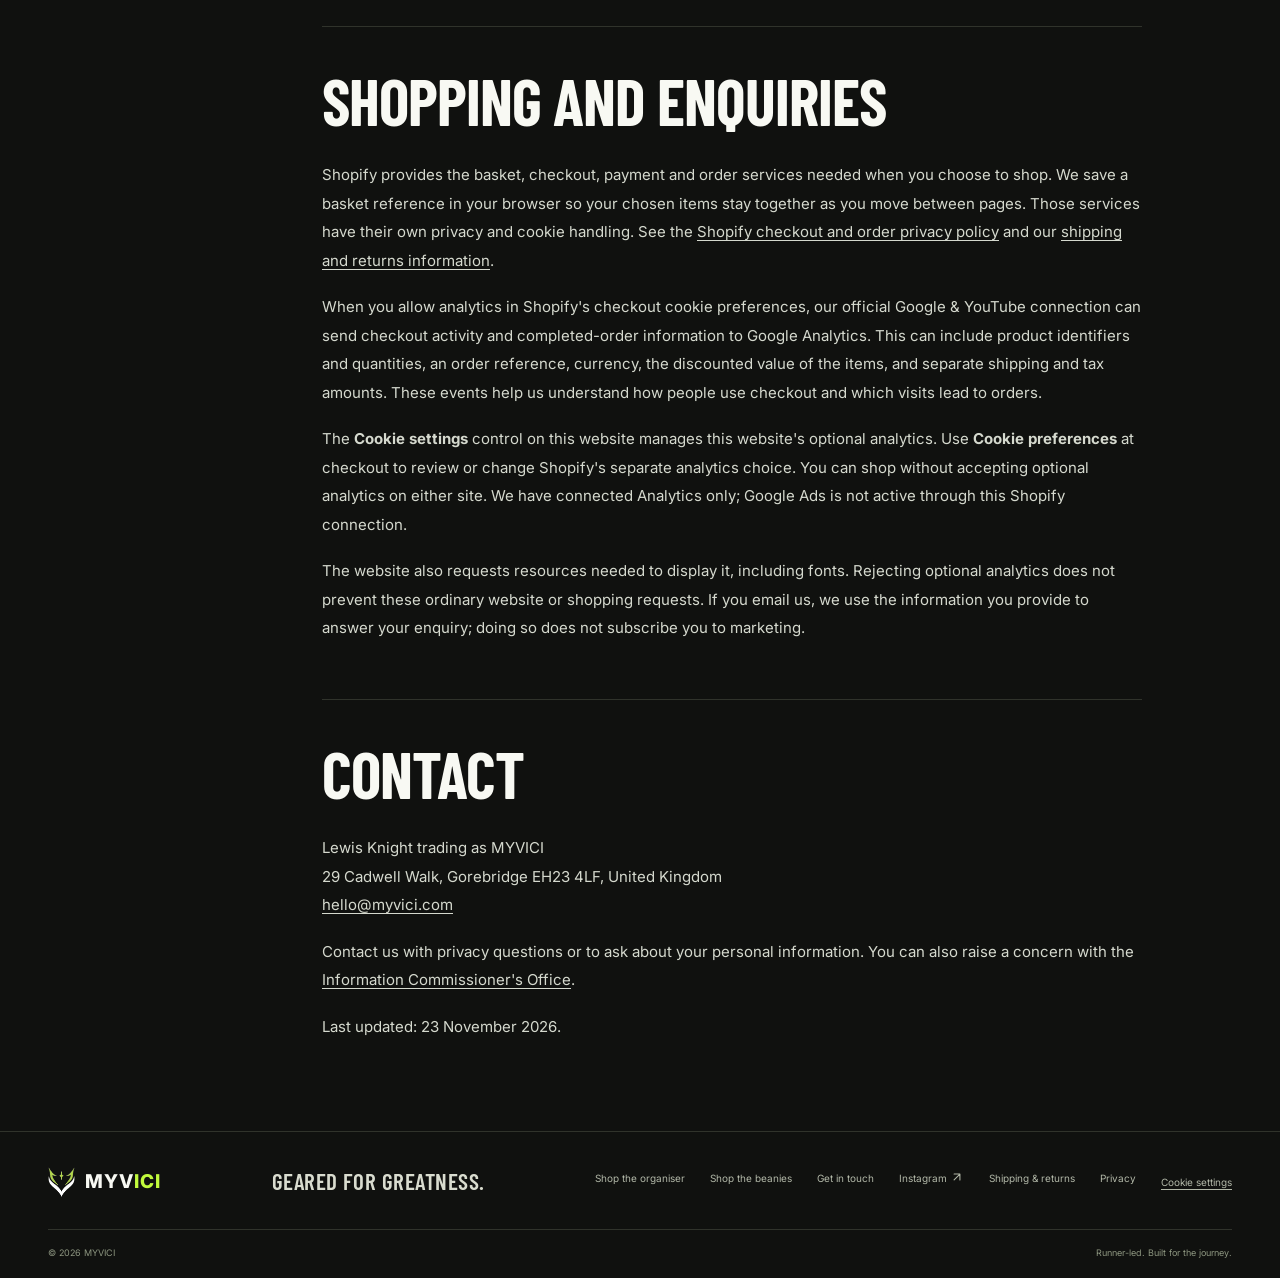
<file: privacy.html>
<!doctype html>
<html lang="en-GB">
<head>
  <meta charset="utf-8">
  <meta name="viewport" content="width=device-width, initial-scale=1, viewport-fit=cover">
  <title>Privacy &amp; Cookies | MYVICI</title>
  <meta name="description" content="How MYVICI uses optional analytics, cookies and your privacy choices.">
  <meta name="theme-color" content="#10110f">
  <meta name="robots" content="index,follow">
  <link rel="canonical" href="https://myvici.com/privacy.html">
  <meta property="og:title" content="Privacy &amp; Cookies | MYVICI">
  <meta property="og:description" content="Optional analytics, cookie choices and privacy contact details.">
  <meta property="og:type" content="website">
  <meta property="og:url" content="https://myvici.com/privacy.html">
  <link rel="icon" href="assets/myvici-emblem-transparent.png" type="image/png">
  <link rel="preconnect" href="https://fonts.googleapis.com">
  <link rel="preconnect" href="https://fonts.gstatic.com" crossorigin>
  <link href="https://fonts.googleapis.com/css2?family=Barlow+Condensed:wght@600;700&family=Inter:wght@400;500;600;700;800&display=swap" rel="stylesheet">
  <link rel="stylesheet" href="assets/redesign/site.css?v=20261107-photos">
  <script src="assets/redesign/site.js" defer></script>
  <script src="assets/redesign/analytics.js?v=20261123-cleanup" defer></script>
  <style>
.policy-page .policy-hero{padding:56px 0 38px;border-bottom:1px solid var(--line)}
.policy-page .policy-hero h1{font-size:clamp(70px,10vw,132px);margin:18px 0 24px;line-height:.9}
.policy-page .policy-hero .intro{max-width:650px;font-size:15px;line-height:1.8}
.policy-review{margin-bottom:28px;padding:20px 24px;border:1px solid var(--lime);background:var(--panel)}
.policy-review strong{color:var(--lime)}
.policy-review p,.policy-review li{font-size:13px;color:var(--white)}
.policy-review ul{margin:12px 0 0;padding-left:20px}
.policy-layout{display:grid;grid-template-columns:210px minmax(0,1fr);gap:64px;padding-top:48px;padding-bottom:72px;align-items:start}
.policy-contents{position:sticky;top:calc(var(--header-height) + 24px)}
.policy-contents nav{display:grid;gap:12px}
.policy-contents a{font-size:13px;text-decoration:underline;text-underline-offset:4px}
.policy-contents a:hover{color:var(--lime)}
.policy-content{max-width:820px;min-width:0}
.policy-content section+section{margin-top:56px;padding-top:44px;border-top:1px solid var(--line)}
.policy-content h2{font-size:clamp(42px,5vw,66px);margin-bottom:30px}
.policy-content h3{font-size:28px;line-height:1.1;margin:32px 0 14px}
.policy-content p{font-size:15px;line-height:1.9;color:#d5d9ce;margin:0 0 18px;overflow-wrap:anywhere}
.policy-content a{text-decoration:underline;text-underline-offset:3px}
.policy-pending{background:var(--lime);color:var(--ink);padding:2px 4px;box-decoration-break:clone}
@media(max-width:760px){.policy-page .policy-hero{padding:30px 0}.policy-layout{grid-template-columns:1fr;gap:30px;padding-block:30px 48px}.policy-contents{position:static;padding-bottom:25px;border-bottom:1px solid var(--line)}.policy-contents nav{display:flex;flex-wrap:wrap;gap:14px 22px}.policy-review{padding:18px}.policy-content p{font-size:14px}.policy-content h3{font-size:26px}}
@media print{.policy-contents{display:none}.policy-layout{display:block;padding:20px 0}.policy-content{max-width:none}.policy-content p,.policy-content h2,.policy-content h3{color:#111}.policy-page .policy-hero{padding:0 0 20px}.policy-review{border:1px solid #111}.policy-review strong,.policy-review p,.policy-review li{color:#111}.policy-page .policy-hero h1{font-size:44px}.policy-content h2{font-size:28px}.policy-content h3{font-size:20px}.policy-content section{break-inside:auto}.policy-pending{background:#eee;color:#111}}
</style>
</head>
<body class="policy-page">
  <a class="skip-link" href="#main">Skip to content</a>
  <header class="site-header">
    <div class="ticker"><span class="sr-only">Explore the MYVICI Organiser Bag and beanies.</span><div class="ticker-window" aria-hidden="true"><div class="ticker-track"><div class="ticker-group"><span>Race day ready</span><span>Organiser bags &amp; beanies</span><span>Built by an ultra runner</span><span>Seen at Scurry Events</span><span>Geared for greatness</span><span>Five beanie colours</span></div><div class="ticker-group"><span>Race day ready</span><span>Organiser bags &amp; beanies</span><span>Built by an ultra runner</span><span>Seen at Scurry Events</span><span>Geared for greatness</span><span>Five beanie colours</span></div></div></div><button class="ticker-control" type="button" aria-label="Pause announcements"><span class="pause-icon" aria-hidden="true"></span></button></div>
    <div class="nav-wrap wrap"><a class="brand" href="/" aria-label="MYVICI home"><img src="assets/myvici-emblem-transparent.png" alt="" width="40" height="43"><span>MYV<span>ICI</span></span></a><nav class="desktop-nav" aria-label="Main navigation"><a href="/products/myvici-performance-bag/">Organiser</a><a href="/products/myvici-beanie/">Beanies</a><a href="/#coming">Coming soon</a><a href="our-story.html">Our story</a><a class="nav-buy" href="/products/myvici-performance-bag/">Buy now <svg class="link-icon" width="24" height="24" viewBox="0 0 24 24" fill="none" stroke="currentColor" stroke-width="1.8" stroke-linecap="round" stroke-linejoin="round" aria-hidden="true" focusable="false"><path d="m10 7 5 5-5 5"/></svg></a></nav><button class="menu-toggle" type="button" aria-expanded="false" aria-controls="mobile-menu"><span>Menu</span><span class="menu-icon" aria-hidden="true"></span></button></div>
  </header>
  <dialog class="mobile-menu" id="mobile-menu" aria-label="MYVICI navigation"><div class="mobile-menu-heading"><span>Explore MYVICI</span><button class="menu-close" type="button" aria-label="Close menu">Close <span aria-hidden="true">×</span></button></div><nav aria-label="Mobile navigation"><a href="/products/myvici-performance-bag/"><span>Organiser</span><span aria-hidden="true">01</span></a><a href="/products/myvici-beanie/"><span>Beanies</span><span aria-hidden="true">02</span></a><a href="/#coming"><span>Coming soon</span><span aria-hidden="true">03</span></a><a href="our-story.html"><span>Our story</span><span aria-hidden="true">04</span></a><a class="mobile-menu-buy" href="/products/myvici-performance-bag/"><span>Explore the organiser</span><svg class="link-icon" width="24" height="24" viewBox="0 0 24 24" fill="none" stroke="currentColor" stroke-width="1.8" stroke-linecap="round" stroke-linejoin="round" aria-hidden="true" focusable="false"><path d="m10 7 5 5-5 5"/></svg></a></nav><p>GEARED FOR GREATNESS.</p></dialog>
  <main id="main"><section class="policy-hero"><div class="wrap"><p class="eyebrow">Your choices</p><h1>Privacy.<br><span class="lime">Cookies.</span></h1><p class="intro">You can browse and shop without accepting optional analytics. This notice explains optional analytics on the MYVICI website and in our Shopify checkout.</p></div></section><div class="wrap policy-layout"><aside class="policy-contents"><p class="eyebrow">On this page</p><nav aria-label="Policy contents"><a href="#analytics">Optional analytics</a><a href="#choices">Your choices</a><a href="#shopping">Shopping and enquiries</a><a href="#contact">Contact</a></nav></aside><article class="policy-content">
<section id="analytics"><h2>Optional analytics</h2><p>If you accept, we use Google Analytics and Vercel Web Analytics to understand visits to our public pages and interest in our products. Google Analytics may set first-party cookies such as <code>_ga</code> to distinguish visits. Google Analytics cookies set by this website are configured for up to 180 days. Vercel Web Analytics provides aggregate page reports without analytics cookies.</p><p>For analytics on this website, we send the public page address and a general page title. Google Analytics can receive the referring website's origin, device/browser information and basic visit information. We remove query strings and fragments from the page addresses we send, and do not send names, email addresses, form contents, order details or checkout contents as analytics events. We do not enable advertising features or personalised ads through this setup.</p><p>Our website interest events record clicks to product pages and onward to checkout. They do not prove a purchase or measure completed orders. Analytics associated with our separate Shopify checkout is described below.</p><p>Google and Vercel process analytics information for us. Learn more in <a href="https://policies.google.com/privacy" rel="noopener noreferrer" target="_blank">Google's Privacy Policy</a> and <a href="https://vercel.com/legal/privacy-policy" rel="noopener noreferrer" target="_blank">Vercel's Privacy Policy</a>. Declining analytics prevents these optional analytics scripts loading.</p></section>
<section id="choices"><h2>Your choices</h2><p>Accepting analytics is optional. Accept and reject are both available in our analytics panel. We remember your choice in this browser for up to 180 days using a local preference; it is not a marketing profile. If browser storage is unavailable, we may be unable to remember the choice.</p><p>Use <strong>Cookie settings</strong> in the footer to change your choice at any time. Rejecting after accepting stops future optional tracking, clears the Google Analytics cookies available to this website and reloads the page to unload the analytics scripts. It does not erase information already included in earlier reports.</p><p>You can also manage cookies and site data in your browser. Clearing the saved preference means we will ask again. Without JavaScript, optional analytics and the choice panel do not run.</p></section>
<section id="shopping"><h2>Shopping and enquiries</h2><p>Shopify provides the basket, checkout, payment and order services needed when you choose to shop. We save a basket reference in your browser so your chosen items stay together as you move between pages. Those services have their own privacy and cookie handling. See the <a href="https://checkout.shopify.com/97480606020/policies/53043429700.html?locale=en">Shopify checkout and order privacy policy</a> and our <a href="delivery-returns.html">shipping and returns information</a>.</p><p>When you allow analytics in Shopify's checkout cookie preferences, our official Google &amp; YouTube connection can send checkout activity and completed-order information to Google Analytics. This can include product identifiers and quantities, an order reference, currency, the discounted value of the items, and separate shipping and tax amounts. These events help us understand how people use checkout and which visits lead to orders.</p><p>The <strong>Cookie settings</strong> control on this website manages this website's optional analytics. Use <strong>Cookie preferences</strong> at checkout to review or change Shopify's separate analytics choice. You can shop without accepting optional analytics on either site. We have connected Analytics only; Google Ads is not active through this Shopify connection.</p><p>The website also requests resources needed to display it, including fonts. Rejecting optional analytics does not prevent these ordinary website or shopping requests. If you email us, we use the information you provide to answer your enquiry; doing so does not subscribe you to marketing.</p></section>
<section id="contact"><h2>Contact</h2><p>Lewis Knight trading as MYVICI<br>29 Cadwell Walk, Gorebridge EH23 4LF, United Kingdom<br><a href="mailto:hello@myvici.com">hello@myvici.com</a></p><p>Contact us with privacy questions or to ask about your personal information. You can also raise a concern with the <a href="https://ico.org.uk/make-a-complaint/" rel="noopener noreferrer" target="_blank">Information Commissioner's Office</a>.</p><p>Last updated: 23 November 2026.</p></section>
</article></div></main>
  <footer class="site-footer"><div class="wrap"><div class="footer-top"><a class="brand" href="/" aria-label="MYVICI home"><img src="assets/myvici-emblem-transparent.png" alt="" width="40" height="43"><span>MYV<span>ICI</span></span></a><p>Geared for greatness.</p><nav aria-label="Footer navigation"><a href="/products/myvici-performance-bag/">Shop the organiser</a><a href="/products/myvici-beanie/">Shop the beanies</a><a href="mailto:hello@myvici.com">Get in touch</a><a href="https://www.instagram.com/myvici_/" target="_blank" rel="noopener noreferrer">Instagram <svg class="link-icon link-icon-external" width="14" height="14" viewBox="0 0 24 24" fill="none" stroke="currentColor" stroke-width="1.8" stroke-linecap="round" stroke-linejoin="round" aria-hidden="true" focusable="false"><path d="M7 17 17 7M7 7h10v10"/></svg></a><a href="delivery-returns.html">Shipping &amp; returns</a><a href="privacy.html">Privacy</a><button class="analytics-settings" data-analytics-settings type="button" hidden>Cookie settings</button></nav></div><div class="footer-bottom"><span>© 2026 MYVICI</span><span>Runner-led. Built for the journey.</span></div></div></footer>
  <aside class="sticky-buy" aria-label="Quick purchase"><div><strong>MYVICI Organiser</strong><span>Race-day organisation</span></div><a class="button button-lime" href="/products/myvici-performance-bag/">Shop organiser <svg class="link-icon" width="24" height="24" viewBox="0 0 24 24" fill="none" stroke="currentColor" stroke-width="1.8" stroke-linecap="round" stroke-linejoin="round" aria-hidden="true" focusable="false"><path d="m10 7 5 5-5 5"/></svg></a></aside>
  <noscript><style>.ticker-control{display:none}.ticker-track{animation:none}</style></noscript>
</body>
</html>
</file>
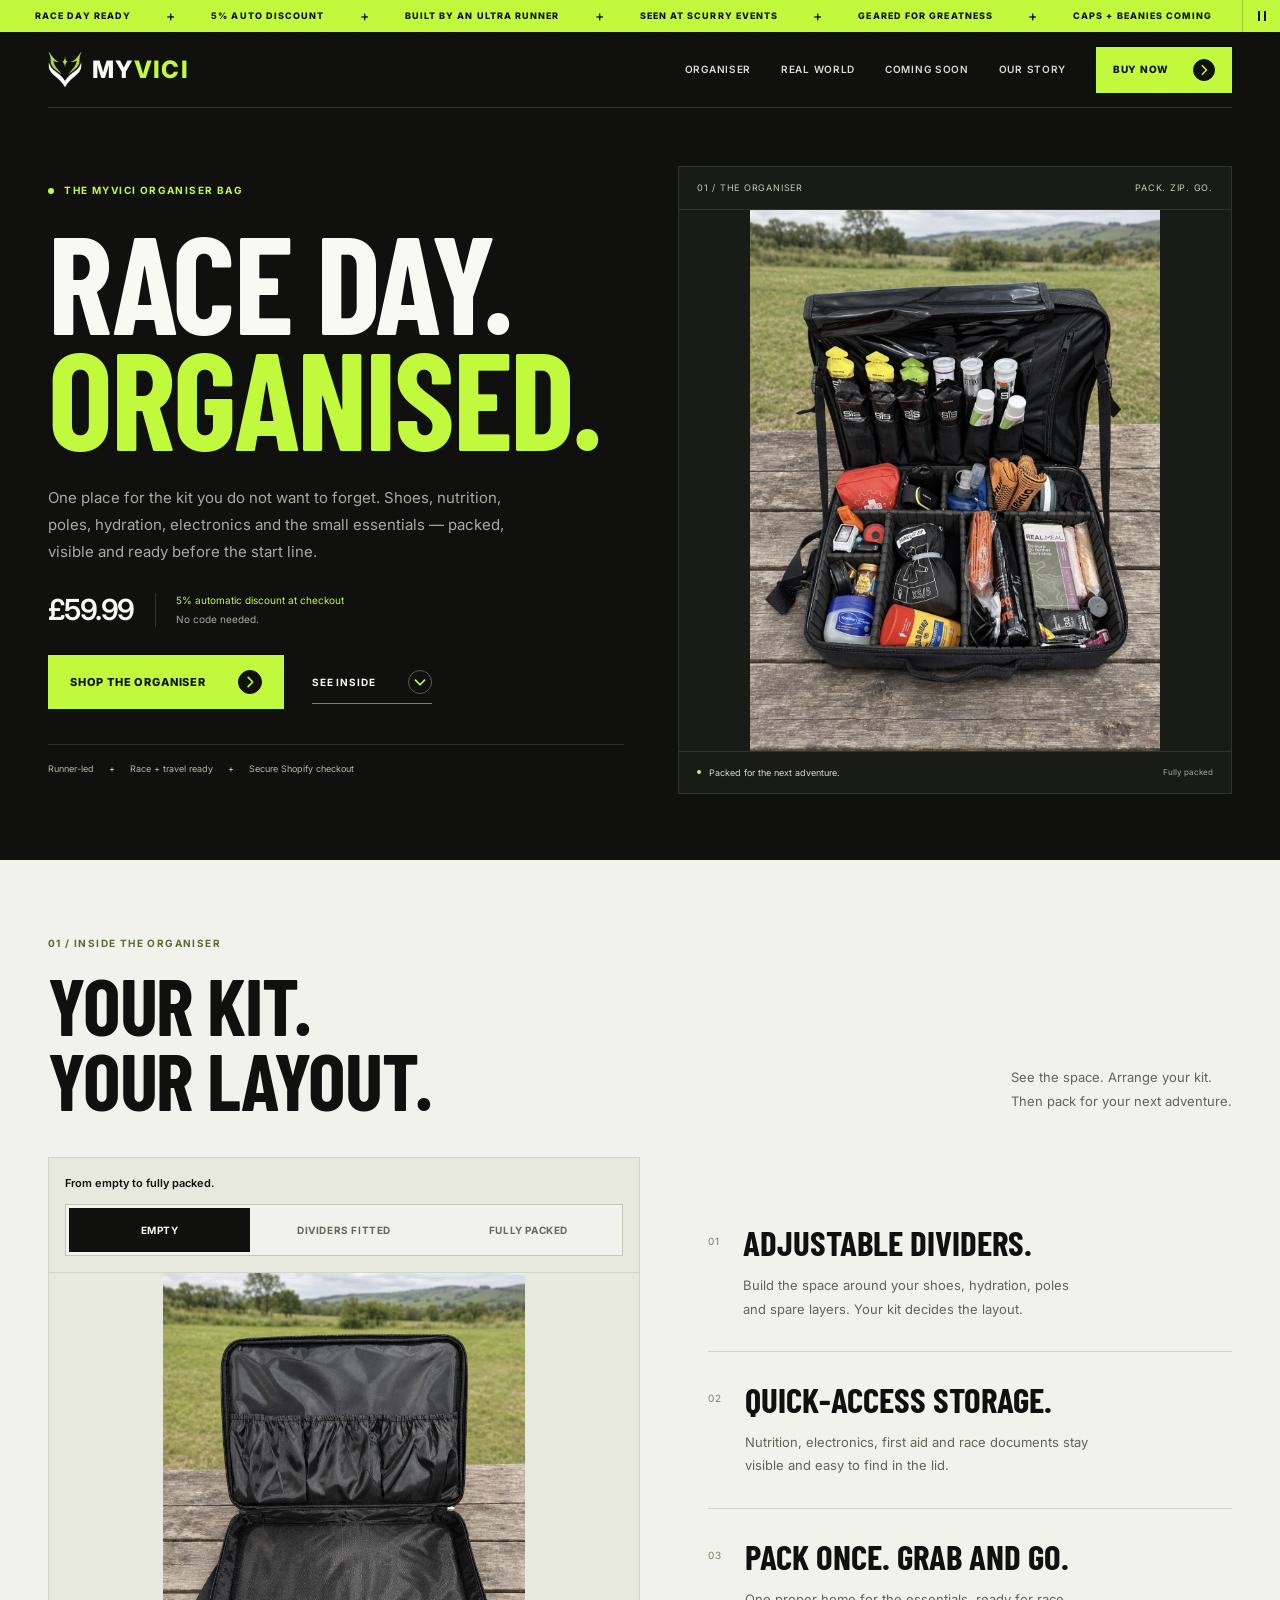
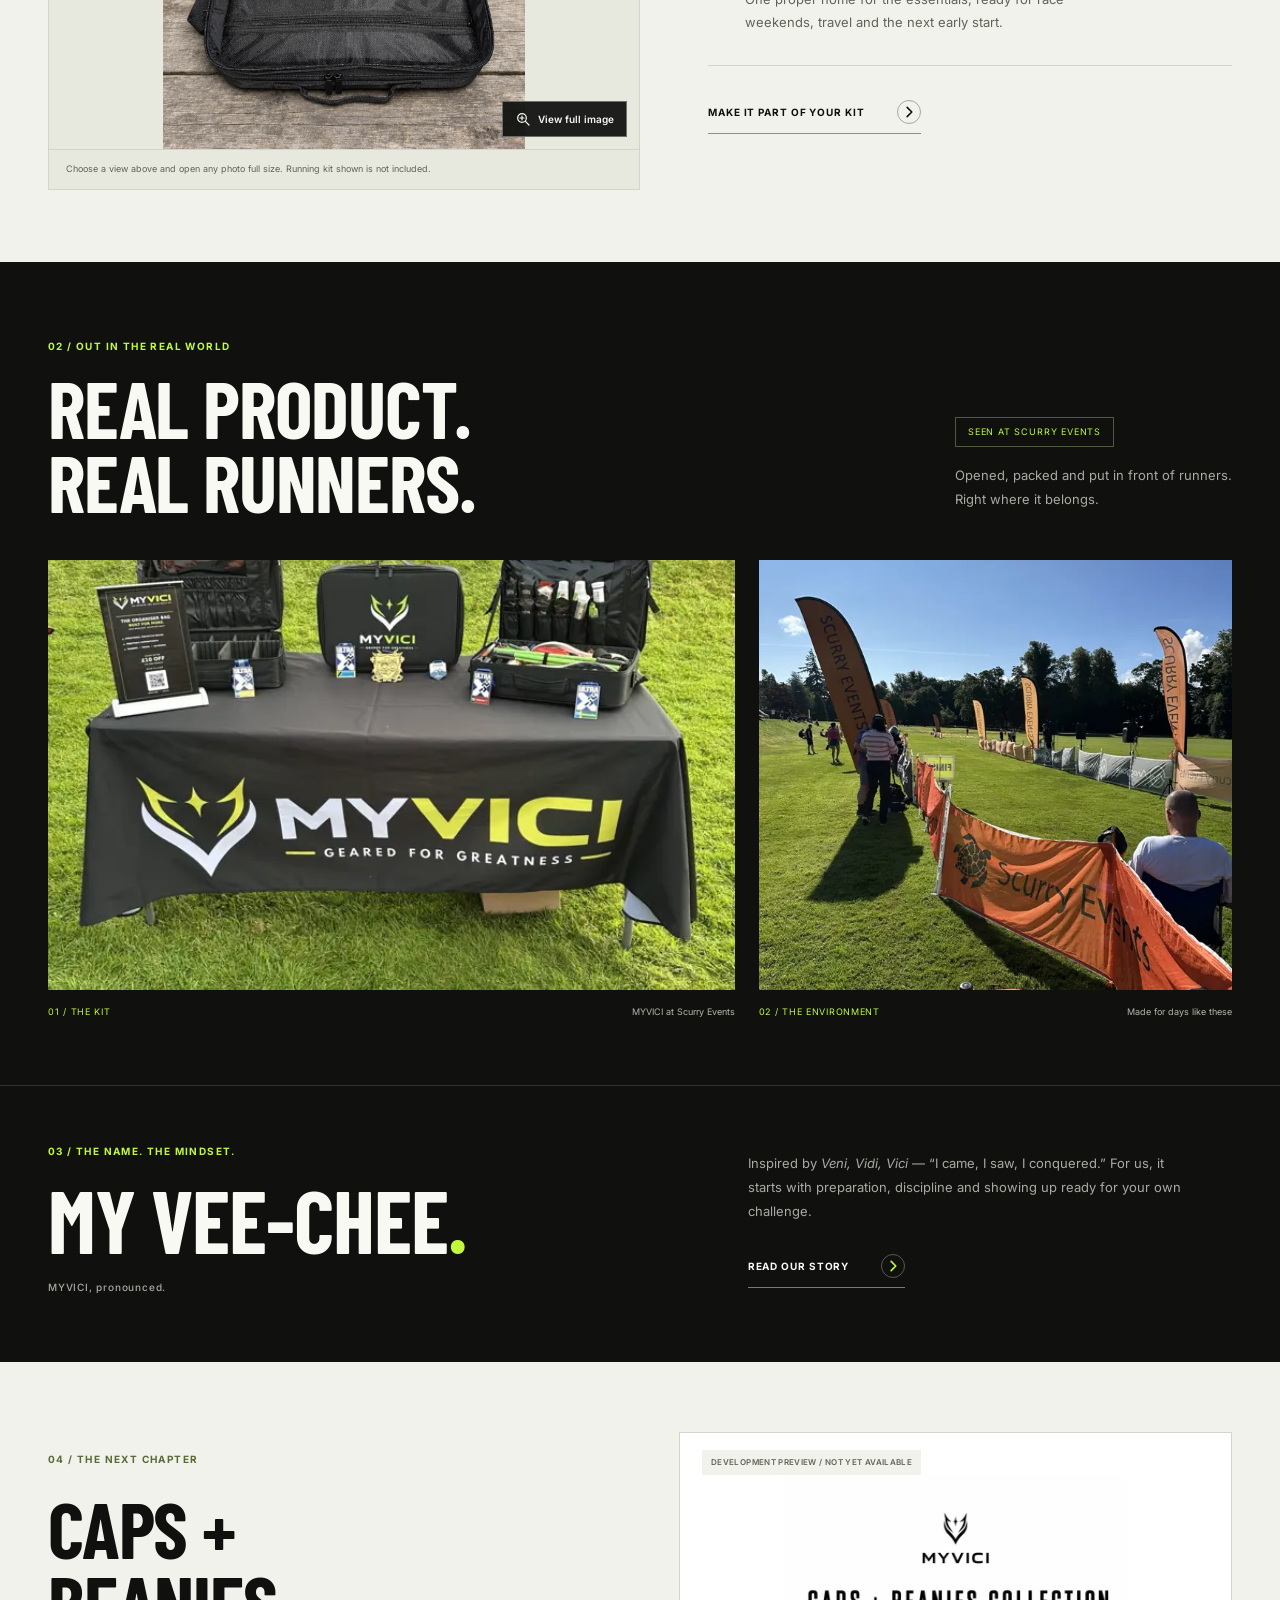
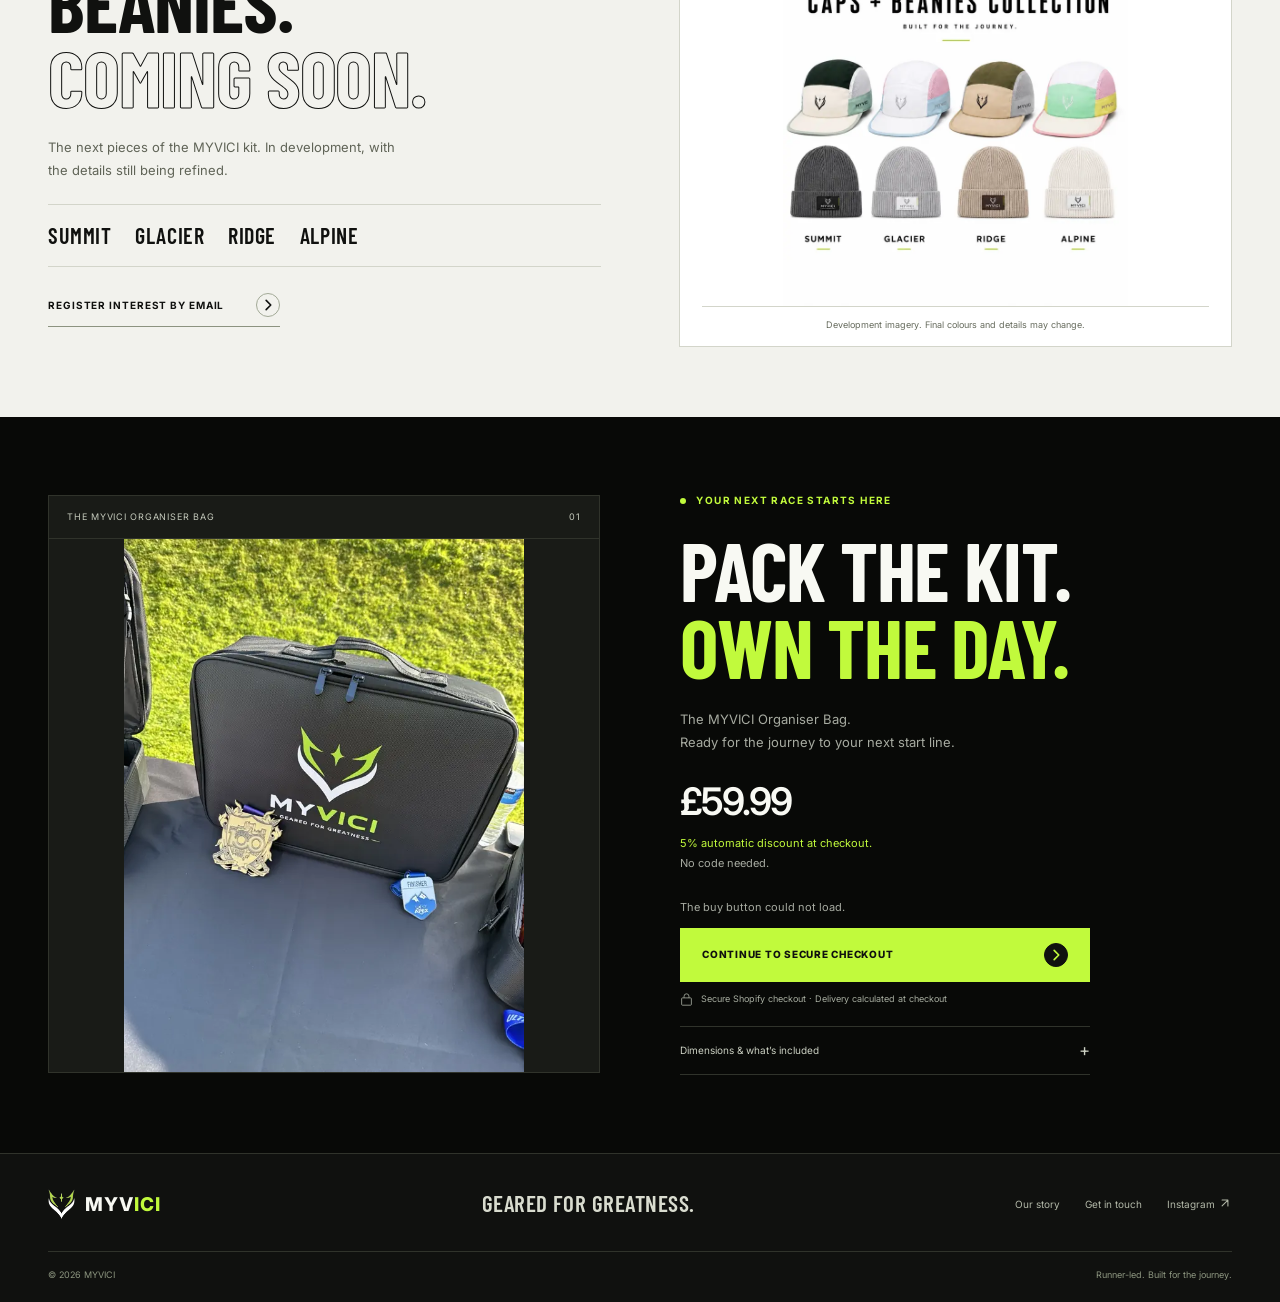
<file: redesign.html>
<!doctype html>
<html lang="en-GB">
<head>
  <meta charset="utf-8">
  <meta name="viewport" content="width=device-width, initial-scale=1, viewport-fit=cover">
  <title>MYVICI Organiser Bag | Race Day. Organised.</title>
  <meta name="description" content="One proper home for your running kit. Discover the MYVICI Organiser Bag, £59.99 with 5% automatically off at checkout. Geared for greatness.">
  <meta name="theme-color" content="#10110f">
  <meta name="robots" content="noindex,nofollow">
  <link rel="icon" href="assets/myvici-emblem-transparent.png" type="image/png">
  <link rel="preconnect" href="https://fonts.googleapis.com">
  <link rel="preconnect" href="https://fonts.gstatic.com" crossorigin>
  <link href="https://fonts.googleapis.com/css2?family=Barlow+Condensed:wght@600;700&family=Inter:wght@400;500;600;700;800&display=swap" rel="stylesheet">
  <link rel="stylesheet" href="assets/redesign/site.css?v=20261107-photos">
  <script src="assets/redesign/site.js" defer></script>
  <script src="assets/redesign/shopify-buy.js?v=20261006" defer></script>
</head>
<body>
  <a class="skip-link" href="#main">Skip to content</a>
  <header class="site-header">
    <div class="ticker">
      <span class="sr-only">5% automatic discount at checkout. No code needed.</span>
      <div class="ticker-window" aria-hidden="true"><div class="ticker-track">
        <div class="ticker-group"><span>Race day ready</span><span>5% auto discount</span><span>Built by an ultra runner</span><span>Seen at Scurry Events</span><span>Geared for greatness</span><span>Caps + beanies coming</span></div>
        <div class="ticker-group"><span>Race day ready</span><span>5% auto discount</span><span>Built by an ultra runner</span><span>Seen at Scurry Events</span><span>Geared for greatness</span><span>Caps + beanies coming</span></div>
      </div></div>
      <button class="ticker-control" type="button" aria-label="Pause announcements"><span class="pause-icon" aria-hidden="true"></span></button>
    </div>
    <div class="nav-wrap wrap">
      <a class="brand" href="redesign.html" aria-label="MYVICI home"><img src="assets/myvici-emblem-transparent.png" alt="" width="40" height="43"><span>MYV<span>ICI</span></span></a>
      <nav class="desktop-nav" aria-label="Main navigation"><a href="#inside">Organiser</a><a href="#field">Real world</a><a href="#coming">Coming soon</a><a href="our-story.html">Our story</a><a class="nav-buy" href="#shop">Buy now <svg class="link-icon" width="24" height="24" viewBox="0 0 24 24" fill="none" stroke="currentColor" stroke-width="1.8" stroke-linecap="round" stroke-linejoin="round" aria-hidden="true" focusable="false"><path d="m10 7 5 5-5 5"/></svg></a></nav>
      <button class="menu-toggle" type="button" aria-expanded="false" aria-controls="mobile-menu"><span>Menu</span><span class="menu-icon" aria-hidden="true"></span></button>
    </div>
  </header>
  <dialog class="mobile-menu" id="mobile-menu" aria-label="MYVICI navigation">
    <div class="mobile-menu-heading"><span>Explore MYVICI</span><button class="menu-close" type="button" aria-label="Close menu">Close <span aria-hidden="true">×</span></button></div>
    <nav aria-label="Mobile navigation"><a href="#inside"><span>Organiser</span><span aria-hidden="true">01</span></a><a href="#field"><span>Real world</span><span aria-hidden="true">02</span></a><a href="#coming"><span>Coming soon</span><span aria-hidden="true">03</span></a><a href="our-story.html"><span>Our story</span><span aria-hidden="true">04</span></a><a class="mobile-menu-buy" href="#shop"><span>Buy now — £59.99</span><svg class="link-icon" width="24" height="24" viewBox="0 0 24 24" fill="none" stroke="currentColor" stroke-width="1.8" stroke-linecap="round" stroke-linejoin="round" aria-hidden="true" focusable="false"><path d="m10 7 5 5-5 5"/></svg></a></nav>
    <p>GEARED FOR GREATNESS.</p>
  </dialog>
  <main id="main">
    <section class="hero" id="top" aria-labelledby="hero-heading"><div class="wrap hero-grid">
      <div class="hero-copy">
        <p class="eyebrow"><span class="status-dot" aria-hidden="true"></span> The MYVICI Organiser Bag</p>
        <h1 id="hero-heading">Race day.<br><span class="lime">Organised.</span></h1>
        <p class="hero-description">One place for the kit you do not want to forget. Shoes, nutrition, poles, hydration, electronics and the small essentials — packed, visible and ready before the start line.</p>
        <div class="hero-price"><span class="price">£59.99</span><span class="offer">5% automatic discount at checkout<small>No code needed.</small></span></div>
        <div class="hero-actions"><a class="button button-lime" href="#shop">Shop the organiser <svg class="link-icon" width="24" height="24" viewBox="0 0 24 24" fill="none" stroke="currentColor" stroke-width="1.8" stroke-linecap="round" stroke-linejoin="round" aria-hidden="true" focusable="false"><path d="m10 7 5 5-5 5"/></svg></a><a class="text-link" href="#inside">See inside <svg class="link-icon link-icon-down" width="24" height="24" viewBox="0 0 24 24" fill="none" stroke="currentColor" stroke-width="1.8" stroke-linecap="round" stroke-linejoin="round" aria-hidden="true" focusable="false"><path d="m7 10 5 5 5-5"/></svg></a></div>
        <div class="hero-proof"><span>Runner-led</span><span>Race + travel ready</span><span>Secure Shopify checkout</span></div>
      </div>
      <figure class="hero-visual"><div class="photo-label"><span>01 / The organiser</span><span>Pack. Zip. Go.</span></div><img src="assets/redesign/organiser-packed-outdoors.webp" alt="MYVICI organiser bag fully packed with running nutrition, electronics and other essentials on an outdoor wooden table" width="1179" height="1554" fetchpriority="high"><figcaption><span class="photo-dot" aria-hidden="true"></span> Packed for the next adventure.<span>Fully packed</span></figcaption></figure>
    </div></section>

    <section class="inside light-section" id="inside" aria-labelledby="inside-heading"><div class="wrap">
      <div class="section-heading reveal"><div><p class="eyebrow">01 / Inside the organiser</p><h2 id="inside-heading">Your kit.<br>Your layout.</h2></div><p class="section-intro">See the space. Arrange your kit.<br>Then pack for your next adventure.</p></div>
      <div class="inside-grid">
        <div class="product-viewer reveal">
          <div class="viewer-heading"><span>From empty to fully packed.</span><div class="compare-tabs" role="tablist" aria-label="Organiser view"><button type="button" role="tab" id="tab-empty" aria-controls="view-empty" aria-selected="true" tabindex="0">Empty</button><button type="button" role="tab" id="tab-dividers" aria-controls="view-dividers" aria-selected="false" tabindex="-1">Dividers fitted</button><button type="button" role="tab" id="tab-packed" aria-controls="view-packed" aria-selected="false" tabindex="-1">Fully packed</button></div></div>
          <figure class="product-panel" id="view-empty" role="tabpanel" aria-labelledby="tab-empty" tabindex="0"><a class="product-image-link" href="assets/redesign/organiser-empty-outdoors.webp" target="_blank" rel="noopener" aria-label="View the empty organiser photo full size (opens in a new tab)"><img src="assets/redesign/organiser-empty-outdoors.webp" alt="MYVICI organiser bag open and empty, showing the storage space before dividers and kit are added" width="1179" height="1549" loading="lazy" decoding="async"><span class="image-zoom" aria-hidden="true"><svg width="16" height="16" viewBox="0 0 24 24" fill="none" stroke="currentColor" stroke-width="1.8" stroke-linecap="round" stroke-linejoin="round"><circle cx="10.5" cy="10.5" r="6.5"/><path d="m16 16 5 5M10.5 7.5v6M7.5 10.5h6"/></svg>View full image</span></a></figure>
          <figure class="product-panel" id="view-dividers" role="tabpanel" aria-labelledby="tab-dividers" tabindex="0" hidden><a class="product-image-link" href="assets/redesign/organiser-dividers-outdoors.webp" target="_blank" rel="noopener" aria-label="View the organiser with dividers photo full size (opens in a new tab)"><img src="assets/redesign/organiser-dividers-outdoors.webp" alt="MYVICI organiser bag open with adjustable dividers fitted, showing separate compartments ready for running kit" width="1179" height="1548" loading="lazy" decoding="async"><span class="image-zoom" aria-hidden="true"><svg width="16" height="16" viewBox="0 0 24 24" fill="none" stroke="currentColor" stroke-width="1.8" stroke-linecap="round" stroke-linejoin="round"><circle cx="10.5" cy="10.5" r="6.5"/><path d="m16 16 5 5M10.5 7.5v6M7.5 10.5h6"/></svg>View full image</span></a></figure>
          <figure class="product-panel" id="view-packed" role="tabpanel" aria-labelledby="tab-packed" tabindex="0" hidden><a class="product-image-link" href="assets/redesign/organiser-packed-outdoors.webp" target="_blank" rel="noopener" aria-label="View the fully packed organiser photo full size (opens in a new tab)"><img src="assets/redesign/organiser-packed-outdoors.webp" alt="MYVICI organiser bag fully packed with running nutrition, electronics and other essentials on an outdoor wooden table" width="1179" height="1554" loading="lazy" decoding="async"><span class="image-zoom" aria-hidden="true"><svg width="16" height="16" viewBox="0 0 24 24" fill="none" stroke="currentColor" stroke-width="1.8" stroke-linecap="round" stroke-linejoin="round"><circle cx="10.5" cy="10.5" r="6.5"/><path d="m16 16 5 5M10.5 7.5v6M7.5 10.5h6"/></svg>View full image</span></a></figure>
          <p class="image-note">Choose a view above and open any photo full size. Running kit shown is not included.</p>
        </div>
        <div class="feature-list reveal">
          <article class="feature"><span class="feature-number">01</span><div><h3>Adjustable dividers.</h3><p>Build the space around your shoes, hydration, poles and spare layers. Your kit decides the layout.</p></div></article>
          <article class="feature"><span class="feature-number">02</span><div><h3>Quick-access storage.</h3><p>Nutrition, electronics, first aid and race documents stay visible and easy to find in the lid.</p></div></article>
          <article class="feature"><span class="feature-number">03</span><div><h3>Pack once. Grab and go.</h3><p>One proper home for the essentials, ready for race weekends, travel and the next early start.</p></div></article>
          <a class="text-link dark-link" href="#shop">Make it part of your kit <svg class="link-icon" width="24" height="24" viewBox="0 0 24 24" fill="none" stroke="currentColor" stroke-width="1.8" stroke-linecap="round" stroke-linejoin="round" aria-hidden="true" focusable="false"><path d="m10 7 5 5-5 5"/></svg></a>
        </div>
      </div>
    </div></section>

    <section class="field" id="field" aria-labelledby="field-heading"><div class="wrap">
      <div class="section-heading reveal"><div><p class="eyebrow">02 / Out in the real world</p><h2 id="field-heading">Real product.<br>Real runners.</h2></div><div class="field-intro"><span class="outlined-label">Seen at Scurry Events</span><p class="section-intro">Opened, packed and put in front of runners.<br>Right where it belongs.</p></div></div>
      <div class="field-gallery">
        <figure class="field-photo field-stand reveal"><img src="assets/redesign/scurry-stand.webp" alt="MYVICI branded display table at Scurry Events with the current organiser empty, closed and packed" width="1152" height="1536" loading="lazy" decoding="async"><figcaption><span>01 / The kit</span><span>MYVICI at Scurry Events</span></figcaption></figure>
        <figure class="field-photo field-finish reveal"><img src="assets/redesign/scurry-finish.webp" alt="Runners and Scurry Events flags beside the finish area on race day in Scotland" width="1152" height="1536" loading="lazy" decoding="async"><figcaption><span>02 / The environment</span><span>Made for days like these</span></figcaption></figure>
      </div>
    </div></section>

    <section class="story-teaser" aria-labelledby="story-teaser-heading"><div class="wrap teaser-grid reveal"><div><p class="eyebrow">03 / The name. The mindset.</p><h2 id="story-teaser-heading">My Vee-Chee<span class="lime">.</span></h2><span class="pronunciation-label">MYVICI, pronounced.</span></div><div class="teaser-copy"><p>Inspired by <em>Veni, Vidi, Vici</em> — “I came, I saw, I conquered.” For us, it starts with preparation, discipline and showing up ready for your own challenge.</p><a class="text-link" href="our-story.html">Read our story <svg class="link-icon" width="24" height="24" viewBox="0 0 24 24" fill="none" stroke="currentColor" stroke-width="1.8" stroke-linecap="round" stroke-linejoin="round" aria-hidden="true" focusable="false"><path d="m10 7 5 5-5 5"/></svg></a></div></div></section>

    <section class="coming light-section" id="coming" aria-labelledby="coming-heading"><div class="wrap coming-grid">
      <div class="coming-copy reveal"><p class="eyebrow">04 / The next chapter</p><h2 id="coming-heading">Caps +<br>beanies.<br><span class="outline-type">Coming soon.</span></h2><p>The next pieces of the MYVICI kit. In development, with the details still being refined.</p><ul class="collection-names" aria-label="Collection names"><li>Summit</li><li>Glacier</li><li>Ridge</li><li>Alpine</li></ul><a class="text-link dark-link" href="mailto:hello@myvici.com?subject=MYVICI%20caps%20and%20beanies%20interest">Register interest by email <svg class="link-icon" width="24" height="24" viewBox="0 0 24 24" fill="none" stroke="currentColor" stroke-width="1.8" stroke-linecap="round" stroke-linejoin="round" aria-hidden="true" focusable="false"><path d="m10 7 5 5-5 5"/></svg></a></div>
      <figure class="collection-image reveal"><span class="development-label">Development preview / Not yet available</span><img src="assets/redesign/caps-beanies-development.webp" alt="MYVICI caps and beanies development concepts for Summit, Glacier, Ridge and Alpine, not final production stock" width="850" height="1062" loading="lazy" decoding="async"><figcaption>Development imagery. Final colours and details may change.</figcaption></figure>
    </div></section>

    <section class="shop" id="shop" aria-labelledby="shop-heading"><div class="wrap shop-grid">
      <figure class="shop-image reveal"><div class="photo-label"><span>The MYVICI Organiser Bag</span><span>01</span></div><img src="assets/redesign/scurry-bag-closed.webp" alt="The current black MYVICI Organiser Bag with white and lime branding, photographed closed at Scurry Events" width="1152" height="1536" loading="lazy" decoding="async"></figure>
      <div class="shop-copy reveal"><p class="eyebrow"><span class="status-dot" aria-hidden="true"></span> Your next race starts here</p><h2 id="shop-heading">Pack the kit.<br><span class="lime">Own the day.</span></h2><p>The MYVICI Organiser Bag.<br>Ready for the journey to your next start line.</p><p class="shop-price">£59.99</p><p class="shop-offer">5% automatic discount at checkout.<br><span>No code needed.</span></p>
        <div class="purchase-area" aria-busy="true"><div id="product-component-1782147379789"></div><p class="shop-loading" role="status">Loading secure purchase…</p><div class="shop-fallback" hidden><p>The buy button could not load.</p><a class="button button-lime" href="https://7nrbmy-7x.myshopify.com/cart/56804961976644:1?channel=buy_button&amp;_fd=0">Continue to secure checkout <svg class="link-icon" width="24" height="24" viewBox="0 0 24 24" fill="none" stroke="currentColor" stroke-width="1.8" stroke-linecap="round" stroke-linejoin="round" aria-hidden="true" focusable="false"><path d="m10 7 5 5-5 5"/></svg></a></div></div>
        <noscript><p><a class="button button-lime" href="https://7nrbmy-7x.myshopify.com/cart/56804961976644:1?channel=buy_button&amp;_fd=0">Buy the organiser <svg class="link-icon" width="24" height="24" viewBox="0 0 24 24" fill="none" stroke="currentColor" stroke-width="1.8" stroke-linecap="round" stroke-linejoin="round" aria-hidden="true" focusable="false"><path d="m10 7 5 5-5 5"/></svg></a></p><p class="micro">Enable JavaScript to use secure checkout, or email hello@myvici.com for help ordering.</p></noscript>
        <p class="checkout-note"><svg aria-hidden="true" width="13" height="15" viewBox="0 0 16 18" fill="none"><rect x="2" y="7" width="12" height="9" rx="1" stroke="currentColor"/><path d="M5 7V5a3 3 0 0 1 6 0v2" stroke="currentColor"/></svg> Secure Shopify checkout · Delivery calculated at checkout</p>
        <details class="product-details"><summary>Dimensions &amp; what’s included <span aria-hidden="true">+</span></summary><p>Approx. 45 × 32 × 17 cm. Weight: approx. 1.6 kg. Includes the organiser with adjustable dividers and lid storage. Running kit and medals shown in the photos are not included.</p></details>
      </div>
    </div></section>
  </main>
  <footer class="site-footer"><div class="wrap"><div class="footer-top"><a class="brand" href="redesign.html" aria-label="MYVICI home"><img src="assets/myvici-emblem-transparent.png" alt="" width="40" height="43"><span>MYV<span>ICI</span></span></a><p>Geared for greatness.</p><nav aria-label="Footer navigation"><a href="our-story.html">Our story</a><a href="mailto:hello@myvici.com">Get in touch</a><a href="https://www.instagram.com/myvici_/" target="_blank" rel="noopener noreferrer">Instagram <svg class="link-icon link-icon-external" width="14" height="14" viewBox="0 0 24 24" fill="none" stroke="currentColor" stroke-width="1.8" stroke-linecap="round" stroke-linejoin="round" aria-hidden="true" focusable="false"><path d="M7 17 17 7M7 7h10v10"/></svg></a></nav></div><div class="footer-bottom"><span>© 2026 MYVICI</span><span>Runner-led. Built for the journey.</span></div></div></footer>
  <aside class="sticky-buy" aria-label="Quick purchase"><div><strong>MYVICI Organiser</strong><span>£59.99 <small>· 5% off at checkout</small></span></div><a class="button button-lime" href="#shop">Shop organiser <svg class="link-icon" width="24" height="24" viewBox="0 0 24 24" fill="none" stroke="currentColor" stroke-width="1.8" stroke-linecap="round" stroke-linejoin="round" aria-hidden="true" focusable="false"><path d="m10 7 5 5-5 5"/></svg></a></aside>
  <noscript><style>.compare-tabs,.ticker-control{display:none}.product-panel[hidden]{display:block!important}.ticker-track{animation:none}.shop-loading{display:none}</style></noscript>
</body>
</html>
</file>
<file: assets/redesign/site.css>
/* MYVICI 2026 preview. Shared by redesign.html and our-story.html only. */
:root{--ink:#10110f;--deep:#080907;--panel:#191b17;--paper:#f2f2ed;--white:#f8f9f3;--lime:#c1fa3c;--muted:#a7aba1;--line:#30332b;--dark-muted:#606457;--light-line:#d3d5ca;--heading:'Barlow Condensed','Arial Narrow',Impact,sans-serif;--body:Inter,Arial,sans-serif;--header-height:108px}

/* Only the Shopify basket leaves its iframe. Keep styles scoped to that basket;
   Shopify continues to render prices, discounts, items and quantity controls. */
.shopify-buy-frame--cart.myvici-native-cart{width:100%;max-width:390px;height:100dvh;background:var(--ink);color:var(--white);box-shadow:-12px 0 45px #0005;font-family:var(--body);font-size:14px;line-height:1.5;text-align:left}
.myvici-native-cart[data-open="false"]{pointer-events:none;visibility:hidden}
.myvici-native-cart .shopify-buy__cart{display:flex;flex-direction:column;height:100%;min-height:0;padding:24px;padding-bottom:max(24px,env(safe-area-inset-bottom));overflow:hidden}
.myvici-native-cart *{box-sizing:border-box}
.myvici-native-cart .shopify-buy__cart__header{display:flex;align-items:center;justify-content:space-between;gap:16px;flex:none;padding-bottom:18px;border-bottom:1px solid var(--line)}
.myvici-native-cart .shopify-buy__cart__title{font:700 32px/1.1 var(--heading);color:var(--white);margin:0;letter-spacing:0}
.myvici-native-cart .shopify-buy__btn--close{display:grid;place-items:center;flex:none;width:44px;height:44px;margin:0;padding:0;background:transparent;color:var(--white);font:32px/1 var(--body);cursor:pointer}
.myvici-native-cart .shopify-buy__cart-scroll{flex:1;min-height:0;overflow:auto;overscroll-behavior:contain;padding:20px 3px}
.myvici-native-cart .shopify-buy__cart-items{list-style:none;margin:0;padding:0}
.myvici-native-cart .shopify-buy__cart-item{position:relative;padding:0 0 22px;margin:0 0 22px;border-bottom:1px solid var(--line);overflow-wrap:anywhere}
.myvici-native-cart .shopify-buy__cart-item:last-child{margin-bottom:0}
.myvici-native-cart .shopify-buy__cart-item__title{font-weight:700;color:var(--white)}
.myvici-native-cart .shopify-buy__cart-item__variant-title{font-size:12px;color:var(--muted);margin-top:4px}
.myvici-native-cart .shopify-buy__cart-item__price-and-discounts{margin:12px 0}
.myvici-native-cart .shopify-buy__cart-item__full-price{color:var(--muted);font-size:12px}
.myvici-native-cart .shopify-buy__cart-item__price{color:var(--white);font-size:16px;font-weight:600}
.myvici-native-cart .shopify-buy__cart-item__discount,.myvici-native-cart .shopify-buy__cart__discount{color:var(--white);font-size:12px}
.myvici-native-cart .shopify-buy__cart__discount{display:flex;align-items:flex-start;justify-content:space-between;gap:12px;margin-bottom:12px}
.myvici-native-cart .shopify-buy__cart-item__discount__icon,.myvici-native-cart .shopify-buy__cart__discount__text__icon{display:inline-block;width:12px;height:12px;fill:var(--lime);margin-right:5px}
.myvici-native-cart .shopify-buy__quantity-container{display:flex;align-items:center;width:max-content;max-width:100%;margin-top:12px}
.myvici-native-cart .shopify-buy__btn--seamless{display:grid;place-items:center;width:44px;height:44px;padding:10px;border:1px solid #707568;background:var(--ink);color:var(--white);cursor:pointer}
.myvici-native-cart .shopify-buy__btn--seamless svg{width:18px;height:18px;fill:currentColor}
.myvici-native-cart .shopify-buy__quantity{width:60px;min-width:0;height:44px;padding:4px;border:1px solid #707568;background:var(--paper);color:var(--ink);font:16px var(--body);text-align:center;border-radius:0}
.myvici-native-cart .shopify-buy__cart-bottom{display:grid;grid-template-columns:minmax(0,1fr) auto;align-items:baseline;flex:none;border-top:1px solid var(--line);padding-top:18px}
.myvici-native-cart .shopify-buy__cart-bottom>*{grid-column:1/-1;min-width:0}
.myvici-native-cart .shopify-buy__cart__subtotal__text{grid-column:1;font-size:13px;color:var(--muted);margin:0}
.myvici-native-cart .shopify-buy__cart__subtotal__price{grid-column:2;font-size:22px;font-weight:700;text-align:right;color:var(--white);margin:0}
.myvici-native-cart .shopify-buy__cart__notice{font-size:12px;line-height:1.55;margin:14px 0 18px;color:var(--muted)}
.myvici-native-cart .myvici-checkout-link,.myvici-native-cart .shopify-buy__btn--cart-checkout{display:flex;align-items:center;justify-content:center;min-height:56px;width:100%;padding:16px;background:var(--lime);color:var(--ink);font:800 12px/1.4 var(--body);letter-spacing:.06em;text-align:center;text-decoration:none;cursor:pointer}
.myvici-native-cart .myvici-checkout-link:hover,.myvici-native-cart .shopify-buy__btn--cart-checkout:hover{background:#d2ff70}
.myvici-native-cart .myvici-checkout-link[aria-disabled="true"]{opacity:.6;cursor:not-allowed}
.myvici-native-cart :focus-visible{outline:2px solid var(--lime);outline-offset:3px}
.myvici-native-cart .myvici-checkout-link:focus-visible{outline-offset:4px}
.myvici-native-cart .visuallyhidden{position:absolute!important;width:1px;height:1px;padding:0;margin:-1px;overflow:hidden;clip:rect(0,0,0,0);white-space:nowrap;border:0}
.myvici-native-cart .shopify-buy__cart-empty-text{margin:0;color:var(--muted)}
.myvici-native-cart .is-loading{opacity:.65}
/* Shopify waits for animationend before removing a zero-quantity row and
   rerendering the empty cart/totals. Keep this event even in reduced motion. */
.myvici-native-cart .shopify-buy__cart-item.is-hidden{animation:myvici-cart-remove 120ms ease both}
@keyframes myvici-cart-remove{from{opacity:1}to{opacity:0}}
@media(max-height:520px){.myvici-native-cart .shopify-buy__cart{padding:12px}.myvici-native-cart .shopify-buy__cart__header{padding-bottom:8px}.myvici-native-cart .shopify-buy__cart-scroll{padding:10px 3px}.myvici-native-cart .shopify-buy__cart-bottom{padding-top:10px}.myvici-native-cart .shopify-buy__cart__notice{margin:8px 0;font-size:11px}.myvici-native-cart .myvici-checkout-link{min-height:48px;padding:12px}}
@media(prefers-reduced-motion:reduce){.shopify-buy-frame--cart.myvici-native-cart{transition:none!important}.myvici-native-cart .shopify-buy__cart-item.is-hidden{animation-duration:1ms!important}}
*,*::before,*::after{box-sizing:border-box}
html{scroll-behavior:smooth;scroll-padding-top:calc(var(--header-height) + 22px)}
body{margin:0;background:var(--ink);color:var(--white);font-family:var(--body);font-size:15px;line-height:1.65;-webkit-font-smoothing:antialiased}
body.menu-open{overflow:hidden}body:has(dialog[open]){overflow:hidden}
button,input,select{font:inherit}button,a{-webkit-tap-highlight-color:transparent}button{cursor:pointer}a{color:inherit;text-decoration:none}img{display:block;max-width:100%;height:auto}h1,h2,h3,p,figure{margin:0}
h1,h2,h3{font-family:var(--heading);font-weight:700;text-transform:uppercase;line-height:.94;letter-spacing:-.015em}h2{font-size:clamp(64px,6.2vw,88px)}p{color:var(--muted)}button{border:0}[hidden]{display:none!important}
::selection{background:var(--lime);color:var(--ink)}:focus-visible{outline:2px solid var(--lime);outline-offset:6px}.light-section :focus-visible{outline-color:var(--ink)}
.wrap{width:min(1280px,calc(100% - 96px));margin-inline:auto}.lime{color:var(--lime)}.eyebrow{font-size:10px;font-weight:700;letter-spacing:.14em;line-height:1.5;text-transform:uppercase;color:var(--lime);margin-bottom:24px}.status-dot,.photo-dot{display:inline-block;width:6px;height:6px;border-radius:50%;background:var(--lime);margin-right:7px;vertical-align:middle}.sr-only{position:absolute;width:1px;height:1px;overflow:hidden;clip-path:inset(50%);white-space:nowrap}.skip-link{position:fixed;top:8px;left:8px;background:var(--lime);color:var(--ink);padding:12px 20px;z-index:200;transform:translateY(-160%);font-weight:700}.skip-link:focus{transform:none}
.site-header{position:sticky;top:0;z-index:40;background:var(--ink)}
.ticker{position:relative;display:flex;height:32px;overflow:hidden;background:var(--lime);color:var(--ink)}.ticker-window{overflow:hidden;flex:1}.ticker-track{display:flex;width:max-content;animation:marquee 38s linear infinite;will-change:transform}.ticker-group{display:flex;flex-shrink:0}.ticker-group span{display:flex;align-items:center;gap:35px;height:32px;padding-left:35px;font-size:9px;font-weight:800;text-transform:uppercase;letter-spacing:.12em;white-space:nowrap}.ticker-group span::after{content:'+';font-size:14px;line-height:1;font-weight:500}.ticker-control{width:38px;flex-shrink:0;display:grid;place-items:center;border-left:1px solid #10110f30;background:var(--lime);color:var(--ink)}.ticker-control:focus-visible{outline-color:var(--ink);outline-offset:-4px}.pause-icon{width:8px;height:10px;border-left:2px solid currentColor;border-right:2px solid currentColor}.ticker.is-paused .pause-icon{width:0;height:0;border-left:8px solid currentColor;border-top:5px solid transparent;border-bottom:5px solid transparent;border-right:0}.ticker:hover .ticker-track,.ticker:focus-within .ticker-track,.ticker.is-paused .ticker-track{animation-play-state:paused}@keyframes marquee{to{transform:translateX(-50%)}}
.nav-wrap{height:76px;display:flex;align-items:center;justify-content:space-between;gap:24px;border-bottom:1px solid var(--line)}.brand{display:inline-flex;align-items:center;gap:10px;flex-shrink:0;line-height:1}.brand>img{width:34px;height:37px;object-fit:contain}.brand>span{font:800 24px/1 var(--body);letter-spacing:.055em}.brand>span>span{color:var(--lime)}
.desktop-nav{display:flex;align-items:center;gap:30px}.desktop-nav>a{font-size:10px;letter-spacing:.07em;text-transform:uppercase;font-weight:600;color:#d9dcd2;transition:color .2s}.desktop-nav>a:hover,.desktop-nav>a[aria-current=page]{color:var(--lime)}.desktop-nav .nav-buy{display:flex;align-items:center;gap:24px;background:var(--lime);color:var(--ink);padding:12px 17px;font-weight:800}.desktop-nav .nav-buy:hover{color:var(--ink);background:#d2ff70}.menu-toggle{display:none;align-items:center;gap:14px;min-height:44px;padding:8px 0 8px 12px;color:var(--white);background:none;font-size:10px;letter-spacing:.08em;text-transform:uppercase;font-weight:700}.menu-icon{position:relative;display:block;width:20px;height:9px;border-top:1px solid currentColor;border-bottom:1px solid currentColor}
.mobile-menu{padding:24px;border:1px solid var(--line);background:var(--ink);color:var(--white);width:min(480px,calc(100% - 32px));max-height:calc(100dvh - 130px);inset:calc(var(--header-height) + 12px) 16px auto auto;margin:0;overflow:auto}.mobile-menu::backdrop{background:rgba(0,0,0,.72)}.mobile-menu-heading{display:flex;justify-content:space-between;align-items:center;padding-bottom:12px;font-size:9px;font-weight:600;letter-spacing:.1em;text-transform:uppercase;color:var(--muted)}.menu-close{display:flex;align-items:center;gap:10px;background:none;color:var(--white);font-size:10px;text-transform:uppercase;min-height:44px;padding:0 0 0 12px}.menu-close>span{font-size:26px;font-weight:400}.mobile-menu nav{display:grid}.mobile-menu nav>a{display:flex;align-items:center;justify-content:space-between;padding:15px 0;border-top:1px solid var(--line);font-family:var(--heading);font-size:30px;line-height:1.3;font-weight:600;text-transform:uppercase}.mobile-menu nav>a>span:last-child{font-family:var(--body);font-size:10px;color:var(--muted)}.mobile-menu nav>a[aria-current=page]{color:var(--lime)}.mobile-menu nav>.mobile-menu-buy{margin-top:14px;background:var(--lime);padding:15px 16px;border:0;color:var(--ink);font-family:var(--body);font-size:12px;font-weight:800}.mobile-menu>p{font-size:9px;letter-spacing:.15em;margin-top:25px}
.button{display:inline-flex;align-items:center;justify-content:space-between;gap:32px;min-height:54px;padding:15px 22px;font-family:var(--body);font-weight:800;font-size:11px;letter-spacing:.075em;line-height:1.35;text-transform:uppercase;transition:background .2s,transform .2s}.button-lime{color:var(--ink);background:var(--lime)}.button-lime:hover{background:#d2ff70}.text-link{display:inline-flex;align-items:center;justify-content:space-between;gap:32px;padding:10px 0 9px;border-bottom:1px solid #777c6c;color:var(--white);font-size:10px;font-weight:700;line-height:1.6;letter-spacing:.09em;text-transform:uppercase;transition:border-color .2s,color .2s}.text-link:hover{color:var(--lime);border-color:var(--lime)}.dark-link{color:var(--ink);border-color:#8c9380}.dark-link:hover{color:#465325;border-color:var(--ink)}
/* Crisp directional cues stay consistent across devices and without JavaScript. */
.link-icon{display:block;flex:0 0 24px;width:24px;height:24px;border:1px solid currentColor;border-radius:50%;transition:transform .2s ease,background .2s ease,border-color .2s ease,color .2s ease}
.button-lime>.link-icon,.nav-buy>.link-icon,.mobile-menu-buy>.link-icon{background:var(--ink);border-color:var(--ink);color:var(--lime)}
.nav-buy>.link-icon,.sticky-buy .link-icon{width:22px;height:22px;flex-basis:22px}
.text-link>.link-icon{border-color:#555c4b;color:var(--lime)}
.dark-link>.link-icon{border-color:#a3aa97;color:var(--ink)}
.text-link:is(:hover,:focus-visible)>.link-icon{background:var(--lime);border-color:var(--lime);color:var(--ink)}
a:is(:hover,:focus-visible)>.link-icon{transform:translateX(2px)}
a:is(:hover,:focus-visible)>.link-icon-down{transform:translateY(2px)}
.link-icon-external{display:inline-block;width:14px;height:14px;vertical-align:-2px;border:0;border-radius:0}
a:is(:hover,:focus-visible)>.link-icon-external{transform:translate(1px,-1px)}

.hero{padding:58px 0 66px}.hero-grid{display:grid;grid-template-columns:1.04fr 1fr;gap:54px;align-items:center}.hero h1{font-size:clamp(100px,10.7vw,153px);line-height:.85;margin:0 0 29px;letter-spacing:-.018em}.hero-description{font-size:15px;line-height:1.8;max-width:475px}.hero-price{display:flex;align-items:center;gap:22px;margin:28px 0}.price{font-size:29px;line-height:1.2;letter-spacing:-.055em;font-weight:600;color:var(--white)}.offer{border-left:1px solid var(--line);padding-left:20px;font-size:10px;line-height:1.5;color:var(--lime)}.offer small{display:block;font-size:10px;color:var(--muted);margin-top:4px}.hero-actions{display:flex;align-items:center;gap:28px}.hero-proof{display:flex;flex-wrap:wrap;gap:15px;margin-top:35px;padding-top:17px;border-top:1px solid var(--line);font-size:9px;color:#b1b7a7}.hero-proof>span+span::before{content:'+';margin-right:15px;color:var(--lime)}
.hero-visual{display:grid;grid-template-rows:auto minmax(0,1fr) auto;height:628px;min-width:0;background:var(--panel);border:1px solid var(--line)}.photo-label{display:flex;justify-content:space-between;gap:12px;padding:15px 18px;color:#c5cabc;font-size:9px;text-transform:uppercase;letter-spacing:.085em;border-bottom:1px solid var(--line);line-height:1.3}.hero-visual>img{width:100%;height:100%;object-fit:contain;min-height:0}.hero-visual>figcaption{display:flex;align-items:center;flex-wrap:wrap;gap:4px;padding:14px 18px;font-size:9px;line-height:1.5;color:#d6dacd;border-top:1px solid var(--line)}.hero-visual>figcaption>span:last-child{margin-left:auto;color:var(--muted);font-size:8px}.photo-dot{width:4px;height:4px;margin-right:4px}
.light-section{background:var(--paper);color:var(--ink)}.light-section p{color:var(--dark-muted)}.light-section .eyebrow{color:#596a37}.section-heading{display:flex;align-items:flex-end;justify-content:space-between;gap:42px;margin-bottom:40px}.section-heading .eyebrow{margin-bottom:17px}.section-intro{max-width:355px;font-size:13px;line-height:1.8;padding-bottom:4px}
.inside{padding:76px 0 72px}.inside-grid{display:grid;grid-template-columns:1.13fr 1fr;gap:68px;align-items:stretch}.product-viewer{min-width:0;background:#e7e8de;border:1px solid var(--light-line)}.viewer-heading{display:flex;align-items:center;justify-content:space-between;gap:12px;padding:14px 17px;border-bottom:1px solid var(--light-line);min-height:67px}.viewer-heading>span{font-size:10px;color:var(--dark-muted)}.compare-tabs{display:flex;padding:3px;border:1px solid #c4c8b9;background:var(--paper)}.compare-tabs button{min-height:36px;padding:7px 16px;background:none;color:#636959;font-size:10px;letter-spacing:.06em;text-transform:uppercase;font-weight:700}.compare-tabs button[aria-selected=true]{background:var(--ink);color:var(--white)}.product-panel{height:476px;padding:0;outline-offset:-6px}.product-panel img{width:100%;height:100%;object-fit:contain}.product-panel:focus-visible{outline-offset:-6px}.image-note{padding:12px 17px;font-size:9px;line-height:1.6;border-top:1px solid var(--light-line)}.feature-list{display:flex;flex-direction:column;justify-content:center}.feature{display:flex;align-items:flex-start;gap:23px;padding:30px 0;border-bottom:1px solid var(--light-line)}.feature:first-child{padding-top:12px}.feature-number{font-size:10px;line-height:1;letter-spacing:.09em;padding-top:11px;color:#778263}.feature h3{font-size:35px;line-height:1;margin-bottom:14px;letter-spacing:0}.feature p{font-size:13px;line-height:1.8;max-width:350px}.feature-list>.text-link{align-self:flex-start;margin-top:24px}
.field{padding:77px 0 65px}.field-intro{padding-bottom:5px}.outlined-label{display:inline-block;border:1px solid #51583f;padding:8px 12px;text-transform:uppercase;color:var(--lime);font-size:9px;letter-spacing:.09em;line-height:1.4;margin-bottom:17px}.field-gallery{display:grid;grid-template-columns:1.45fr 1fr;gap:24px}.field-photo{min-width:0}.field-photo img{width:100%;height:430px;object-fit:cover}.field-stand img{object-position:50% 56%}.field-finish img{object-position:50% 55%}.field-photo figcaption{display:flex;align-items:center;justify-content:space-between;gap:14px;padding-top:15px;font-size:9px;color:#b1b7a7}.field-photo figcaption>span:first-child{color:var(--lime);text-transform:uppercase;letter-spacing:.08em}
.story-teaser{border-top:1px solid var(--line);padding:58px 0 67px}.teaser-grid{display:grid;grid-template-columns:1.3fr 1fr;gap:70px;align-items:center}.teaser-grid .eyebrow{margin-bottom:20px}.teaser-grid h2{font-size:clamp(64px,6.8vw,97px);white-space:nowrap;letter-spacing:-.012em}.pronunciation-label{display:block;font-size:10px;font-weight:500;letter-spacing:.08em;color:var(--muted);margin-top:18px}.teaser-copy>p{font-size:13px;line-height:1.85;max-width:435px}.teaser-copy .text-link{margin-top:21px}
.coming{padding:70px 0}.coming-grid{display:grid;grid-template-columns:1fr 1fr;gap:78px;align-items:center}.coming h2{font-size:clamp(62px,6.1vw,86px);line-height:.95;margin-bottom:22px}.outline-type{color:transparent;-webkit-text-stroke:1px var(--ink)}.coming-copy>p:not(.eyebrow){font-size:13px;max-width:360px;line-height:1.8}.collection-names{display:flex;flex-wrap:wrap;gap:24px;list-style:none;padding:16px 0;margin:22px 0 16px;border-block:1px solid var(--light-line);font-family:var(--heading);font-size:22px;line-height:1.3;font-weight:600;text-transform:uppercase;letter-spacing:.025em}.collection-image{background:#fff;min-width:0;border:1px solid var(--light-line);padding:17px 22px 14px;display:flex;flex-direction:column;align-items:center}.development-label{align-self:flex-start;background:var(--paper);padding:6px 9px;font-size:8px;font-weight:600;color:#626757;letter-spacing:.045em;line-height:1.6;text-transform:uppercase}.collection-image img{width:100%;height:431px;object-fit:contain}.collection-image figcaption{font-size:9px;color:#666b5d;text-align:center;border-top:1px solid var(--light-line);padding-top:10px;width:100%;line-height:1.7}
.shop{padding:76px 0 78px;background:var(--deep)}.shop-grid{display:grid;grid-template-columns:1fr 1fr;gap:80px;align-items:center}.shop-image{height:578px;display:grid;grid-template-rows:auto minmax(0,1fr);background:var(--panel);border:1px solid var(--line)}.shop-image>img{height:100%;width:100%;min-height:0;object-fit:contain}.shop-copy h2{font-size:clamp(62px,6.35vw,90px);margin-bottom:23px}.shop-copy>p:not(.eyebrow):not(.shop-price):not(.shop-offer):not(.checkout-note){font-size:13px;line-height:1.8}.shop-price{font:600 38px/1.2 var(--body);color:var(--white);letter-spacing:-.055em;margin:24px 0 10px}.shop-offer{font-size:11px;color:var(--lime);line-height:1.8}.shop-offer>span{color:var(--muted)}.purchase-area{margin-top:24px;min-height:58px;max-width:410px}.purchase-area .shopify-buy-frame--product{max-width:100%!important}.shop-loading{border:1px solid var(--line);padding:16px;font-size:11px;color:var(--muted);text-align:center}.shop-fallback>p{font-size:11px;margin-bottom:12px}.shop-fallback .button{font-size:10px;gap:12px;width:100%}.checkout-note{display:flex;align-items:center;gap:8px;font-size:9px;line-height:1.6;margin:10px 0 19px;color:#a7ada0}.checkout-note>svg{flex-shrink:0}.product-details{border-block:1px solid var(--line);max-width:410px;font-size:10px}.product-details summary{display:flex;justify-content:space-between;gap:20px;cursor:pointer;list-style:none;padding:15px 0;color:#cbd0c2}.product-details summary::-webkit-details-marker{display:none}.product-details summary>span{font-size:17px;line-height:1}.product-details[open] summary>span{transform:rotate(45deg)}.product-details>p{font-size:11px;line-height:1.8;padding-bottom:18px}
.site-footer{border-top:1px solid var(--line);padding:31px 0 19px;background:var(--ink)}.footer-top{display:flex;align-items:center;justify-content:space-between;gap:28px;padding-bottom:28px}.footer-top .brand>img{width:27px;height:30px}.footer-top .brand>span{font-size:19px}.footer-top>p{font-family:var(--heading);font-size:23px;font-weight:600;text-transform:uppercase;letter-spacing:.02em;color:#d9dccf}.footer-top nav{display:flex;flex-wrap:wrap;gap:25px;font-size:10px;color:#b2b8a8}.footer-top nav a:hover{color:var(--lime)}.footer-bottom{display:flex;justify-content:space-between;gap:25px;padding-top:16px;border-top:1px solid var(--line);font-size:9px;color:#8d9680}.sticky-buy{display:none}
.shopify-buy-frame--toggle.is-sticky{top:auto!important;right:20px!important;bottom:20px!important;transform:none!important}
.reveal.will-reveal{opacity:0;transform:translateY(15px);transition:opacity .5s ease,transform .5s ease}.reveal.is-visible{opacity:1;transform:none}

/* The brand story has its own editorial rhythm, without adding to the shop. */
.story-hero{padding:49px 0 57px}.story-hero-top{display:flex;justify-content:space-between;align-items:center;gap:28px;margin-bottom:14px}.story-hero-top .eyebrow{margin:0}.story-hero h1{font-size:clamp(160px,23.5vw,335px);letter-spacing:-.025em;line-height:.85;margin:32px 0 38px}.story-hero-bottom{display:flex;justify-content:space-between;gap:40px;padding-top:23px;border-top:1px solid var(--line)}.story-hero-bottom .pronunciation-label{margin:0;text-transform:uppercase;color:var(--lime);font-size:9px}.story-pronunciation{font-family:var(--heading);font-size:37px;line-height:1.1;font-weight:600;color:var(--white);margin-top:9px;text-transform:uppercase}.story-hero-bottom>p{max-width:385px;font-size:13px;line-height:1.9}
.name-section{padding:77px 0 68px}.name-grid{display:grid;grid-template-columns:1fr 1fr;gap:80px;align-items:center}.name-grid h2{font-size:clamp(80px,10vw,140px);line-height:.85}.name-copy .translation{font-family:var(--heading);font-size:47px;font-weight:600;line-height:1.04;color:var(--ink);text-transform:uppercase;margin-bottom:27px}.name-copy>p:not(.translation){font-size:13px;line-height:1.9;margin-bottom:15px;max-width:470px}.name-copy>.pronunciation-note{font-size:10px!important;border-top:1px solid var(--light-line);padding-top:18px;margin-top:24px}.philosophy{display:grid;grid-template-columns:repeat(3,1fr);margin-top:59px;border-block:1px solid var(--light-line)}.philosophy article{padding:28px 35px 28px 0}.philosophy article+article{padding-left:35px;border-left:1px solid var(--light-line)}.philosophy article>span{font-size:9px;color:#72805c}.philosophy h3{font-size:56px;line-height:1.1;margin:6px 0 14px}.philosophy p{font-size:12px;line-height:1.8;max-width:285px}
.origin{padding:80px 0 68px}.origin-grid{display:grid;grid-template-columns:1fr 1fr;gap:79px;align-items:center}.origin-photo>img{width:100%;height:631px;object-fit:cover;object-position:50% 38%}.origin-photo>figcaption{font-size:9px;color:var(--muted);padding-top:16px;letter-spacing:.05em}.origin-copy h2{margin-bottom:28px}.origin-copy>p:not(.eyebrow){font-size:13px;line-height:1.9;margin-bottom:17px}.founder-signoff{display:block;font-family:var(--heading);font-weight:600;font-size:28px;text-transform:uppercase;line-height:1.2;padding-top:8px}.founder-signoff>small{font-family:var(--body);font-size:9px;color:var(--muted);letter-spacing:.06em;display:block;margin-top:5px}.brand-standards{display:grid;grid-template-columns:repeat(3,1fr);border-top:1px solid var(--line);margin-top:49px}.brand-standards>div{padding:27px 24px 0 0}.brand-standards span{font-size:10px;font-weight:700;letter-spacing:.08em;text-transform:uppercase;color:var(--lime)}.brand-standards p{font-size:12px;margin-top:7px}
.story-finale{background:var(--deep);padding:73px 0;border-top:1px solid var(--line)}.story-finale-grid{display:grid;grid-template-columns:1.1fr 1fr;align-items:center;gap:90px}.story-finale h2{font-size:clamp(65px,7.1vw,100px);margin-bottom:25px}.story-finale p:not(.eyebrow){font-size:13px}.story-product{height:510px;background:var(--panel);border:1px solid var(--line)}.story-product img{height:100%;width:100%;object-fit:contain}

@media(min-width:1600px){.hero h1{font-size:155px}.hero-visual{height:658px}.hero{padding-block:65px}}
@media(max-width:1150px){
  .wrap{width:calc(100% - 64px)}.desktop-nav{gap:22px}.hero-grid{gap:34px;grid-template-columns:1.08fr 1fr}.hero h1{font-size:11.6vw}.hero-visual{height:577px}.hero-description{font-size:13px}.hero-actions{gap:20px}.hero-actions .button{padding-inline:16px;font-size:10px;gap:15px}.hero-proof{gap:10px;font-size:8px}.hero-proof>span+span::before{margin-right:10px}.hero-price{gap:17px}.offer{padding-left:16px;font-size:9px}.hero-visual>figcaption>span:last-child{width:100%;margin-left:8px;font-size:8px}
  .inside-grid,.coming-grid{gap:40px}.feature{gap:17px;padding:26px 0}.feature h3{font-size:30px}.feature p{font-size:12px}.viewer-heading>span{display:none}.viewer-heading{justify-content:flex-end}.field-photo img{height:390px}.field-photo figcaption{font-size:8px}.teaser-grid{gap:40px;grid-template-columns:1.1fr 1fr}.teaser-grid h2{font-size:7.2vw}.collection-names{gap:20px;font-size:21px}.shop-grid,.name-grid,.origin-grid,.story-finale-grid{gap:48px}.shop-image{height:550px}.shop-copy h2{font-size:7vw}.footer-top>p{font-size:19px}.footer-top nav{gap:17px}.origin-photo>img{height:650px}
}
@media(max-width:900px){
  .desktop-nav{gap:17px}.desktop-nav>a{font-size:9px}.desktop-nav .nav-buy{gap:17px;padding:11px 14px}.brand>span{font-size:21px}.brand>img{width:29px;height:33px}.hero-grid{gap:28px}.hero-price{align-items:flex-start;gap:15px}.offer{font-size:9px;max-width:175px}.hero-actions{gap:18px;flex-wrap:wrap}.hero-actions .button{font-size:10px}.hero-actions .text-link{font-size:9px;gap:16px}.hero-proof{font-size:9px;row-gap:7px}.hero-proof>span:last-child{width:100%}.hero-proof>span:last-child::before{display:none}.hero-visual{height:543px}.photo-label{font-size:8px;padding:14px}.section-intro{max-width:270px;font-size:12px}.inside-grid{gap:30px}.product-panel{height:466px}.feature h3{font-size:27px}.feature p{font-size:12px}.field-gallery{gap:18px}.field-photo img{height:350px}.field-photo figcaption{display:grid;gap:3px}.collection-names{gap:19px;font-size:18px}.collection-image img{height:406px}.coming h2{font-size:62px}.shop-grid{gap:36px}.shop-image{height:544px}.checkout-note{align-items:flex-start;font-size:8px}.footer-top{flex-wrap:wrap}.footer-top nav{width:100%;justify-content:flex-end}.footer-top>p{margin-left:auto}.philosophy article{padding-right:22px}.philosophy article+article{padding-left:22px}.philosophy h3{font-size:46px}.origin-grid{gap:34px}.origin-copy h2{font-size:64px}.origin-copy>p:not(.eyebrow){font-size:12px}.story-product{height:490px}
}
@media(max-width:760px){
  :root{--header-height:94px}html{scroll-padding-top:112px}.wrap{width:calc(100% - 40px)}.nav-wrap{height:62px}.desktop-nav{display:none}.menu-toggle{display:inline-flex}.brand>span{font-size:21px}.brand>img{width:28px;height:32px}.ticker-group span{font-size:8px;padding-left:25px;gap:25px}.eyebrow{font-size:9px;margin-bottom:19px}h2{font-size:67px}
  .hero{padding:35px 0 42px}.hero-grid{grid-template-columns:1fr;gap:29px}.hero h1{font-size:clamp(78px,20.5vw,136px);line-height:.86;letter-spacing:-.012em;margin-bottom:22px}.hero-description{font-size:13px;line-height:1.75;max-width:550px}.hero-price{align-items:center;margin:23px 0;gap:21px}.price{font-size:27px}.offer{max-width:none;font-size:9px;padding-left:19px}.offer small{font-size:9px}.hero-actions{flex-wrap:nowrap;gap:25px}.hero-actions .button{font-size:10px;gap:23px;padding:14px 17px;min-height:51px}.hero-actions .text-link{font-size:9px;gap:20px;white-space:nowrap}.hero-proof{margin-top:23px;padding-top:15px;font-size:8px;gap:12px}.hero-proof>span:last-child{width:auto}.hero-proof>span:last-child::before{display:inline}.hero-proof>span+span::before{margin-right:12px}.hero-visual{height:455px}.hero-visual>figcaption>span:last-child{width:auto;margin-left:auto;font-size:7px}.hero-visual>figcaption{font-size:8px;padding:12px}.photo-label{padding:12px;font-size:8px}
  .section-heading{display:block;margin-bottom:26px}.section-heading .eyebrow{margin-bottom:16px}.section-intro{margin-top:18px;max-width:440px;font-size:12px;line-height:1.7;padding:0}.inside{padding:48px 0 45px}.inside-grid{grid-template-columns:1fr;gap:26px}.viewer-heading{justify-content:space-between;padding:10px 12px;min-height:58px}.viewer-heading>span{display:block;font-size:9px}.compare-tabs button{font-size:9px;padding:6px 13px;min-height:34px}.product-panel{height:365px}.image-note{font-size:8px;padding:10px 12px}.feature-list{display:block}.feature{padding:21px 0;gap:17px}.feature:first-child{padding-top:4px}.feature-number{padding-top:8px;font-size:9px}.feature h3{font-size:29px;line-height:1.1;margin-bottom:8px}.feature p{font-size:12px;line-height:1.75;max-width:100%}.feature-list>.text-link{margin-top:16px}
  .field{padding:48px 0 42px}.field-intro{padding:0}.outlined-label{margin-top:22px;margin-bottom:0;font-size:8px}.field-intro .section-intro{margin-top:12px}.field-gallery{grid-template-columns:1fr;gap:25px}.field-photo img{height:320px}.field-stand img{object-position:50% 54%}.field-finish img{height:260px;object-position:50% 55%}.field-photo figcaption{display:flex;gap:10px;font-size:8px;padding-top:11px}
  .story-teaser{padding:44px 0 45px}.teaser-grid{grid-template-columns:1fr;gap:23px}.teaser-grid h2{font-size:clamp(57px,13.8vw,90px)}.teaser-grid .eyebrow{margin-bottom:17px}.pronunciation-label{font-size:9px;margin-top:14px}.teaser-copy>p{font-size:12px;max-width:510px}.teaser-copy .text-link{margin-top:15px}
  .coming{padding:46px 0}.coming-grid{grid-template-columns:1fr;gap:29px}.coming h2{font-size:66px;line-height:.94;margin-bottom:20px}.coming-copy>p:not(.eyebrow){font-size:12px;max-width:500px}.collection-names{font-size:21px;justify-content:space-between;gap:16px;margin:19px 0 12px;padding:14px 0}.collection-image{padding:13px 16px 12px}.collection-image img{height:328px}.development-label{font-size:7px}.collection-image figcaption{font-size:8px}
  .shop{padding:46px 0}.shop-grid{grid-template-columns:1fr;gap:29px}.shop-image{height:398px}.shop-copy h2{font-size:clamp(65px,17vw,92px);margin-bottom:18px}.shop-copy>p:not(.eyebrow):not(.shop-price):not(.shop-offer):not(.checkout-note){font-size:12px}.shop-price{font-size:33px;margin-top:21px}.shop-offer{font-size:10px}.purchase-area{max-width:none;margin-top:21px}.checkout-note{font-size:9px;align-items:center;margin-top:9px}.product-details{max-width:none;font-size:10px}.product-details>p{font-size:11px}
  .site-footer{padding:27px 0 calc(105px + env(safe-area-inset-bottom))}.footer-top{display:grid;grid-template-columns:1fr;gap:18px;padding-bottom:25px}.footer-top>p{margin:0;font-size:22px}.footer-top nav{justify-content:flex-start;font-size:10px;gap:24px}.footer-bottom{font-size:8px;gap:15px;flex-wrap:wrap}.sticky-buy{position:fixed;z-index:35;display:flex;align-items:center;justify-content:space-between;gap:10px;left:0;bottom:0;right:0;padding:11px 18px calc(11px + env(safe-area-inset-bottom));border-top:1px solid #474d3d;background:var(--ink);transition:transform .25s,visibility .25s}.sticky-buy>div{display:grid;gap:4px;line-height:1.3}.sticky-buy strong{font-size:10px;font-weight:600}.sticky-buy>div>span{font-size:12px;color:var(--lime)}.sticky-buy small{font-size:8px;color:var(--muted)}.sticky-buy .button{font-size:9px;min-height:45px;gap:18px;padding:12px 14px}.at-purchase .sticky-buy,.menu-open .sticky-buy{transform:translateY(110%);visibility:hidden;pointer-events:none}
  .shopify-buy-frame--toggle.is-sticky{right:8px!important;bottom:82px!important}.at-purchase .shopify-buy-frame--toggle.is-sticky{bottom:16px!important}
  .story-hero{padding:30px 0 41px}.story-hero-top{align-items:center;margin:0}.story-hero-top .eyebrow{font-size:8px;max-width:180px}.story-hero-top .text-link{font-size:8px;gap:15px}.story-hero h1{font-size:clamp(118px,30vw,215px);margin:31px 0 30px;line-height:.9}.story-hero-bottom{display:grid;gap:22px;padding-top:22px}.story-pronunciation{font-size:35px}.story-hero-bottom>p{font-size:12px;max-width:450px;line-height:1.8}.name-section{padding:46px 0}.name-grid{grid-template-columns:1fr;gap:27px}.name-grid h2{font-size:87px;line-height:.84}.name-copy .translation{font-size:37px;margin-bottom:22px}.name-copy>p:not(.translation){font-size:12px}.name-copy>.pronunciation-note{font-size:10px!important}.philosophy{grid-template-columns:1fr;margin-top:28px}.philosophy article{display:grid;grid-template-columns:26px 1fr;column-gap:14px;padding:23px 0}.philosophy article+article{padding:23px 0;border-left:0;border-top:1px solid var(--light-line)}.philosophy article>span{padding-top:12px;grid-row:1/3}.philosophy h3{font-size:43px;margin:0 0 9px}.philosophy p{font-size:12px;max-width:480px}
  .origin{padding:46px 0}.origin-grid{grid-template-columns:1fr;gap:32px}.origin-photo>img{height:450px;object-position:50% 38%}.origin-photo>figcaption{font-size:8px;padding-top:12px}.origin-copy h2{font-size:69px;margin-bottom:24px}.origin-copy>p:not(.eyebrow){font-size:12px;line-height:1.9}.founder-signoff{font-size:28px}.brand-standards{grid-template-columns:1fr;margin-top:28px}.brand-standards>div{padding:18px 0;border-bottom:1px solid var(--line)}.brand-standards span{font-size:9px}.brand-standards p{font-size:11px;margin-top:4px}.story-finale{padding:46px 0}.story-finale-grid{grid-template-columns:1fr;gap:30px}.story-finale h2{font-size:72px}.story-finale p:not(.eyebrow){font-size:12px}.story-finale .button{font-size:10px}.story-product{height:372px}
}
@media(max-width:370px){.wrap{width:calc(100% - 32px)}.hero h1{font-size:21.2vw}.hero-description{font-size:12px}.hero-actions{gap:14px;flex-wrap:wrap}.hero-actions .link-icon{width:20px;height:20px;flex-basis:20px}.hero-actions .button{font-size:9px;gap:14px;padding-inline:14px}.hero-actions .text-link{font-size:8px;gap:12px}.hero-price{gap:16px}.offer{font-size:8px;padding-left:14px}.hero-proof{font-size:7px;gap:9px}.hero-proof>span+span::before{margin-right:9px}.hero-visual>figcaption>span:last-child{display:none}.viewer-heading>span{font-size:8px}.compare-tabs button{padding-inline:11px}.image-note{font-size:7px}.collection-names{font-size:19px;gap:12px}.coming h2{font-size:60px}.checkout-note{font-size:8px}.sticky-buy{padding-inline:14px}.sticky-buy small{font-size:7px}.sticky-buy .button{font-size:8px;gap:12px;padding-inline:12px}.sticky-buy strong{font-size:9px}.story-hero-top .eyebrow{max-width:145px}.story-hero-top .text-link{font-size:7px;gap:10px}}
@media(prefers-reduced-motion:reduce){html{scroll-behavior:auto}.ticker-track{animation:none;will-change:auto}.reveal.will-reveal{opacity:1;transform:none;transition:none}.button,.link-icon,.text-link,.sticky-buy{transition:none}a:is(:hover,:focus-visible)>.link-icon{transform:none}}
@media print{.site-header,.sticky-buy,.mobile-menu,.ticker,.skip-link{display:none!important}.reveal.will-reveal{opacity:1;transform:none}.wrap{width:100%}.hero{padding-top:0}body{background:white;color:black}.site-footer{padding-bottom:20px}}

/* Policy links stay readable beside the purchase control. */
.policy-help{font-size:11px;line-height:1.7;margin:12px 0;color:var(--muted)}.policy-help a{text-decoration:underline;text-underline-offset:3px}


/* Optional analytics: equally prominent choices, separate from shopping controls. */
.analytics-choice{position:fixed;z-index:200;bottom:16px;left:16px;right:16px;margin:0 auto;max-width:620px;padding:22px;background:var(--ink);color:var(--white);border:1px solid var(--lime);box-shadow:0 8px 40px #0008;max-height:80dvh;overflow:auto}.analytics-choice[hidden],.analytics-settings[hidden]{display:none}.analytics-choice h2{font-family:var(--heading);font-size:30px;line-height:1.1;margin:0 0 12px}.analytics-choice p{font-size:13px;line-height:1.6;margin:0 0 12px;color:var(--white)}.analytics-choice a{text-decoration:underline;text-underline-offset:3px}.analytics-choice-actions{display:flex;gap:12px}.analytics-choice-actions button{flex:1;min-height:44px;padding:12px;border:1px solid var(--lime);background:var(--lime);color:var(--ink);font:600 12px var(--body);cursor:pointer}.analytics-choice-actions button:hover{background:#d2ff70}.analytics-choice-actions button:focus-visible,.analytics-settings:focus-visible{outline:2px solid var(--white);outline-offset:4px}.analytics-settings{padding:0;min-height:24px;border:0;background:none;color:inherit;font:inherit;cursor:pointer;text-decoration:underline;text-underline-offset:3px}.policy-content code{overflow-wrap:anywhere}@media(max-width:420px){.analytics-choice{padding:18px;bottom:10px;left:10px;right:10px}.analytics-choice-actions{gap:8px}.analytics-choice-actions button{padding:10px 6px}}@media print{.analytics-choice,.analytics-settings{display:none!important}}

/* Three supplied product views, with full-size photos available on tap. */
.product-viewer .viewer-heading{display:block;padding:16px;min-height:0}
.product-viewer .viewer-heading>span{display:block;margin-bottom:12px;font-size:11px;font-weight:600;color:var(--ink)}
.product-viewer .compare-tabs{display:grid;grid-template-columns:repeat(3,minmax(0,1fr));gap:3px;width:100%}
.product-viewer .compare-tabs button{min-width:0;min-height:44px;padding:10px 8px;line-height:1.4;white-space:normal}
.product-image-link{position:relative;display:block;width:100%;height:100%;cursor:zoom-in}
.product-image-link:focus-visible{outline:2px solid var(--ink);outline-offset:-4px}
.image-zoom{position:absolute;right:12px;bottom:12px;display:flex;align-items:center;gap:7px;padding:9px 12px;border:1px solid #f8f9f35c;background:#10110fed;color:var(--white);font:600 10px/1.4 var(--body);pointer-events:none}
.image-zoom svg{flex:none}
.product-image-link:is(:hover,:focus-visible) .image-zoom{background:var(--ink);color:var(--lime);border-color:var(--lime)}
@media(max-width:760px){.product-viewer .viewer-heading{padding:12px}.product-viewer .viewer-heading>span{font-size:10px;margin-bottom:10px}.product-viewer .compare-tabs button{font-size:9px;padding:9px 5px}.image-zoom{right:10px;bottom:10px;font-size:9px;padding:8px 10px}}
</file>
